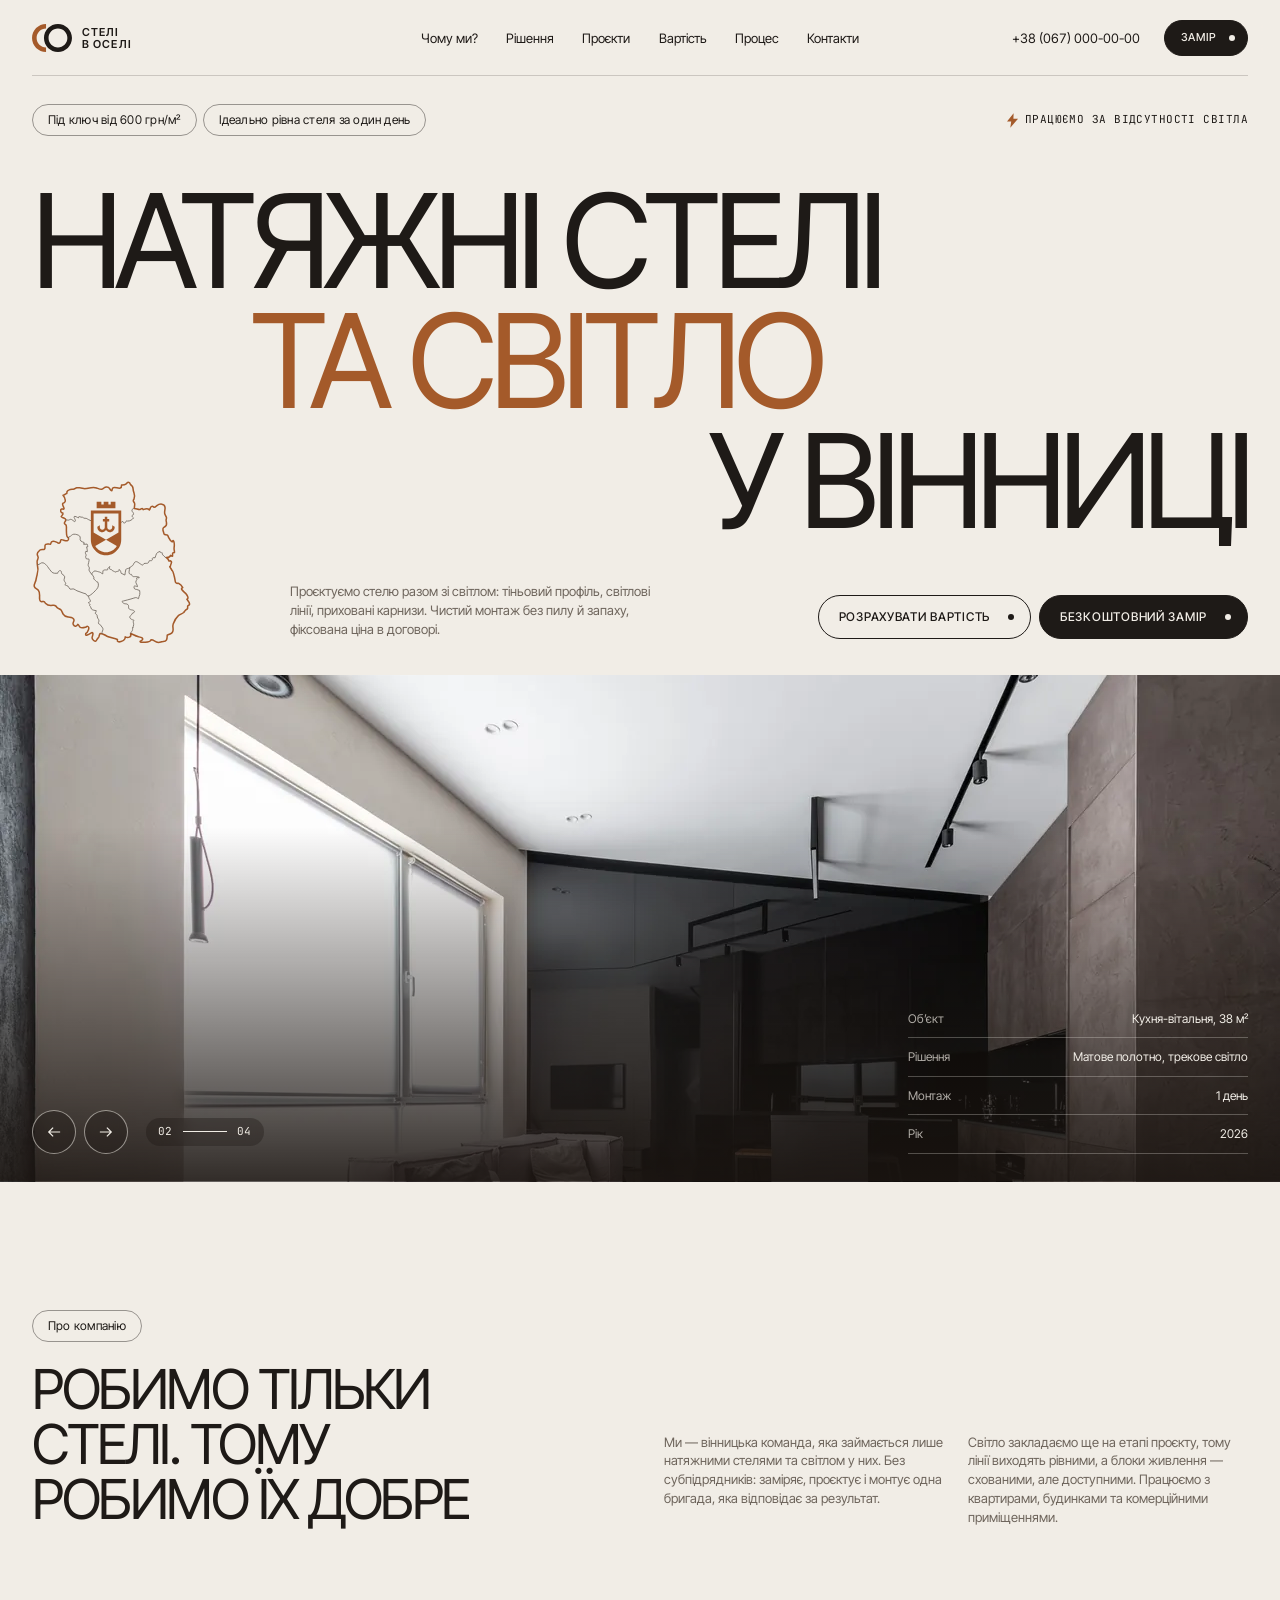
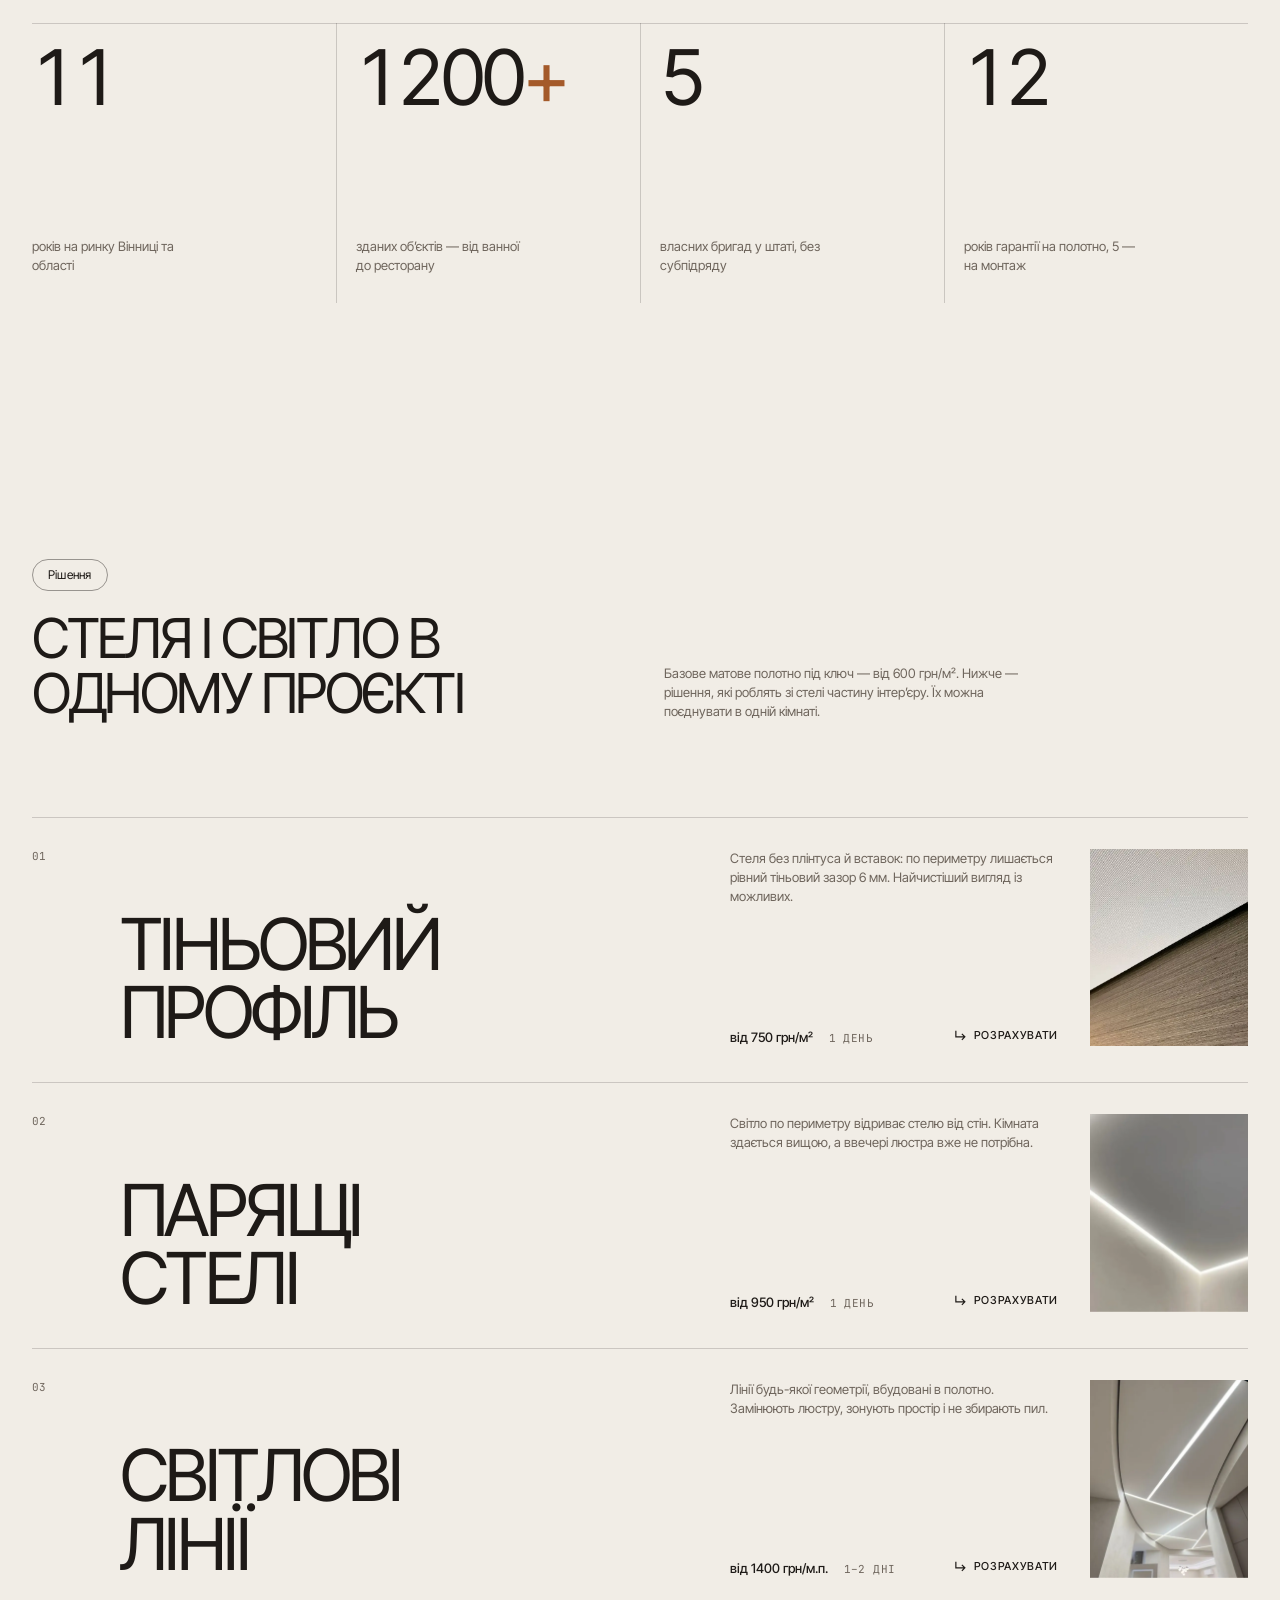
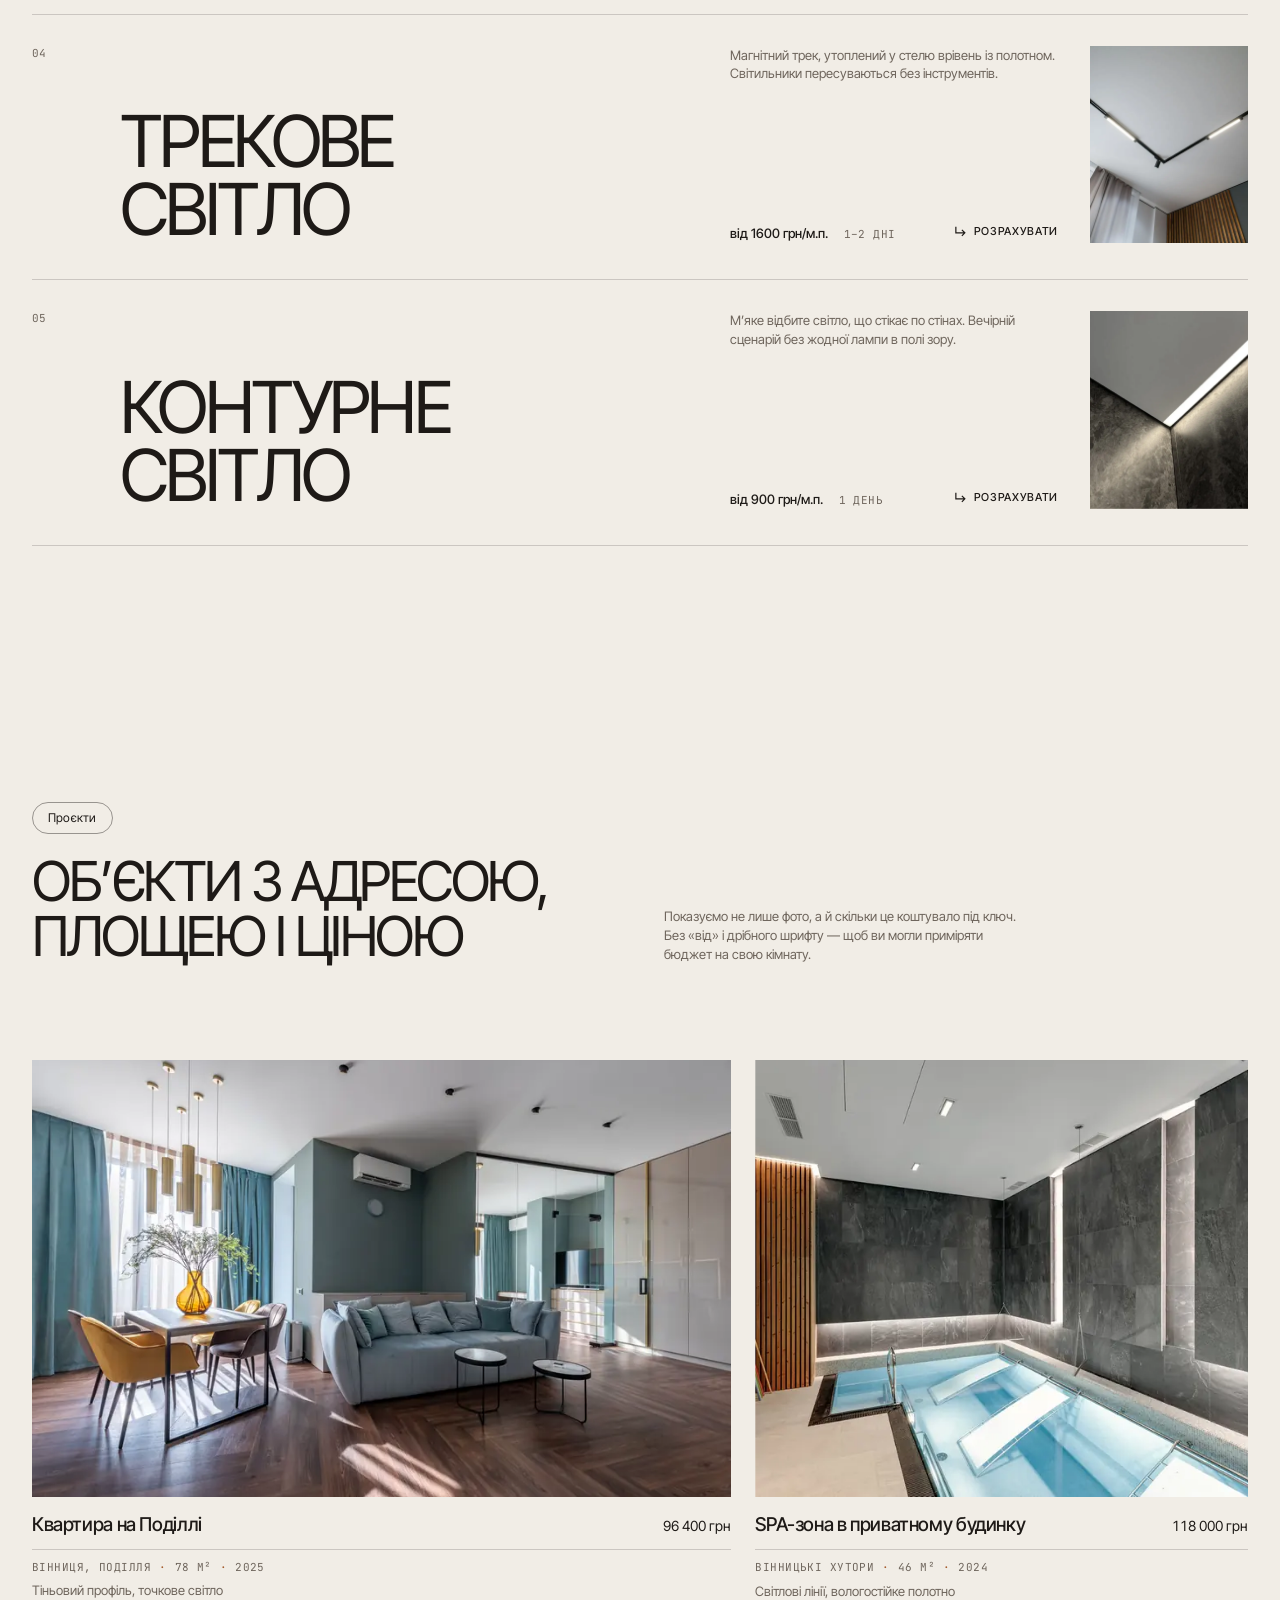
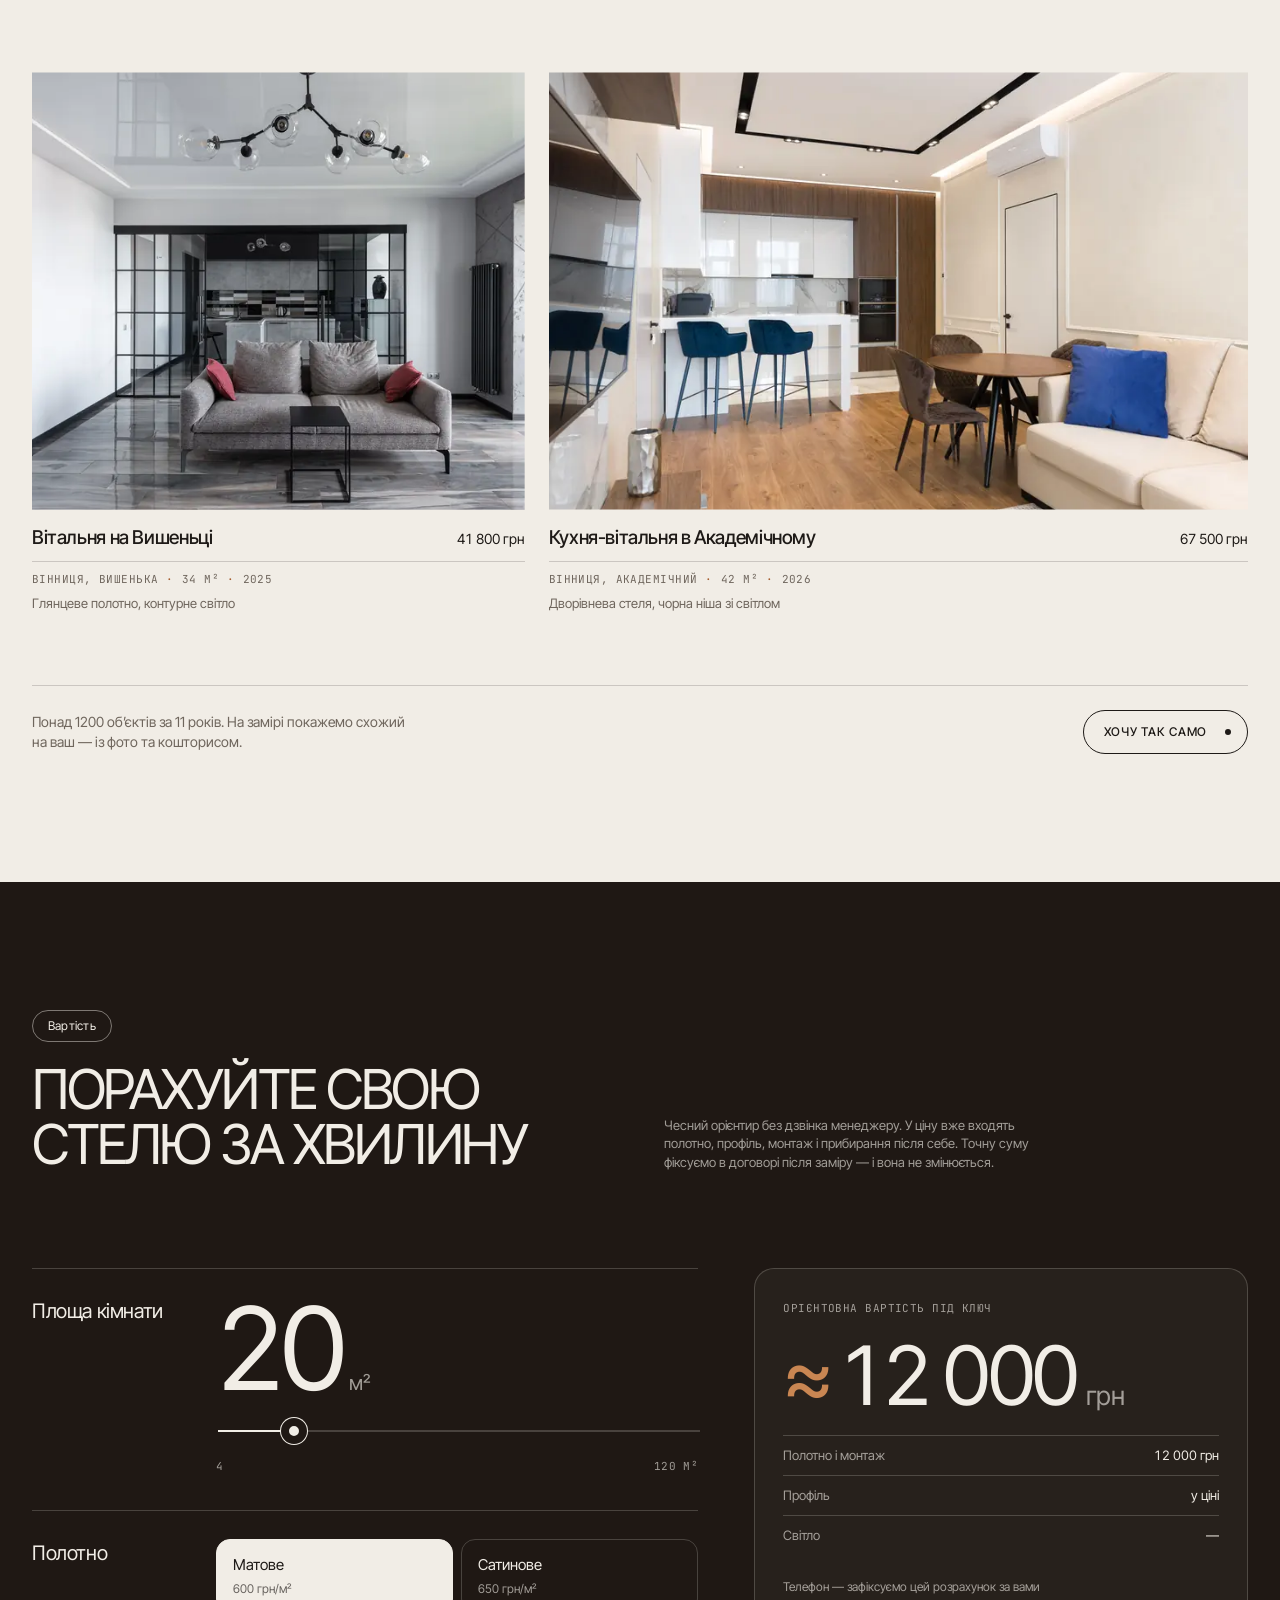
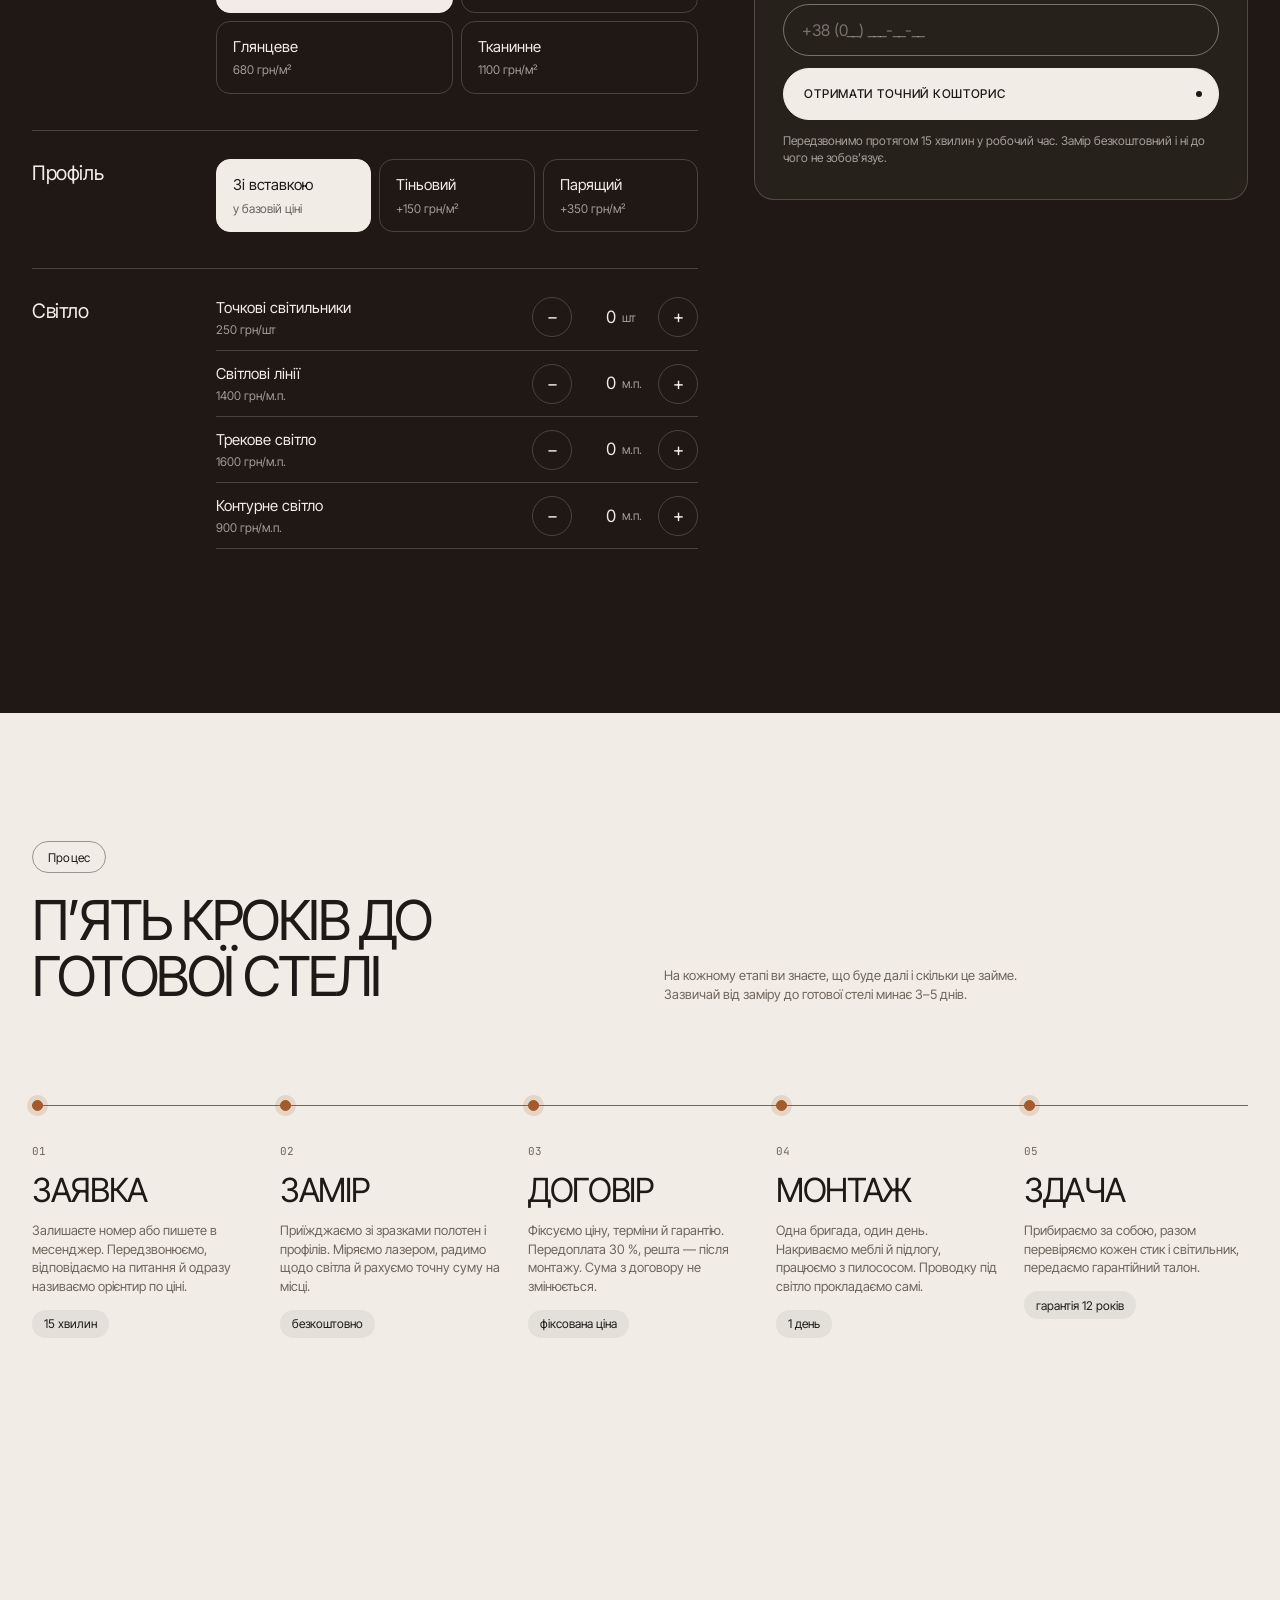
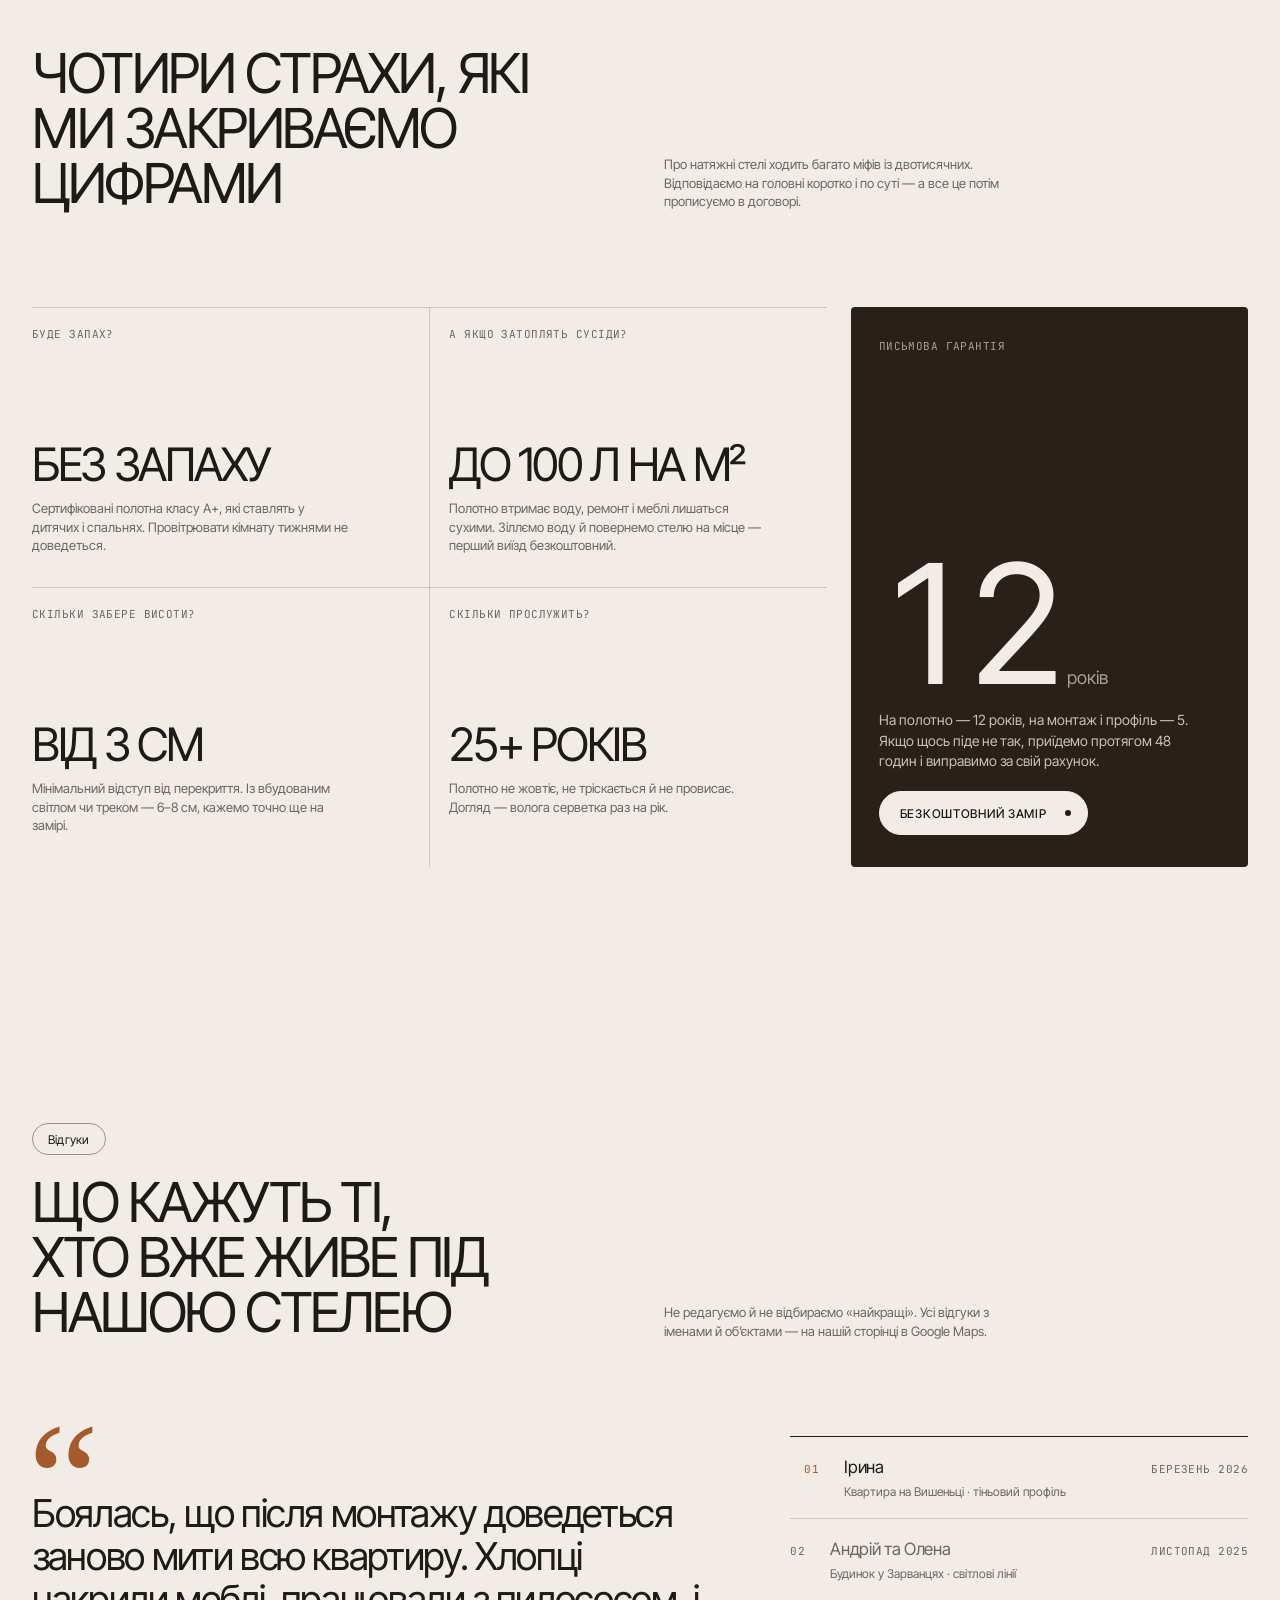
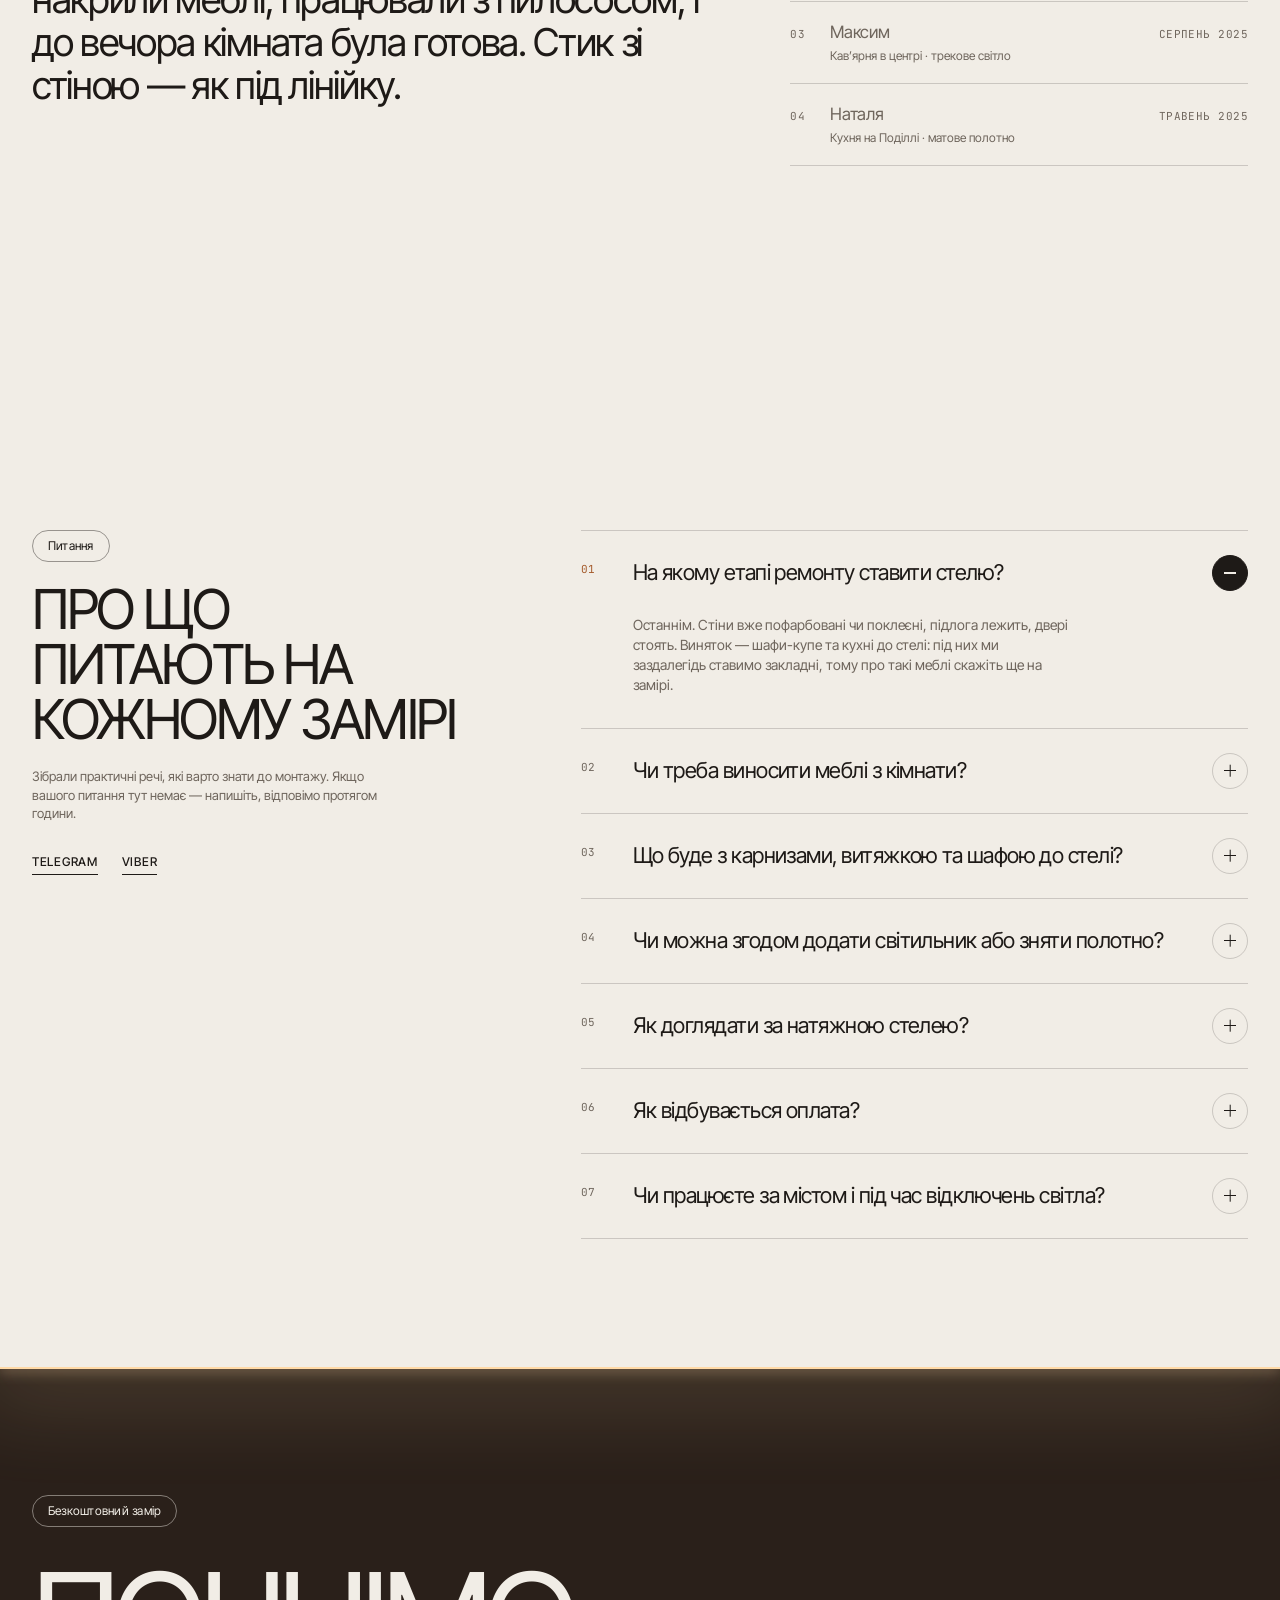
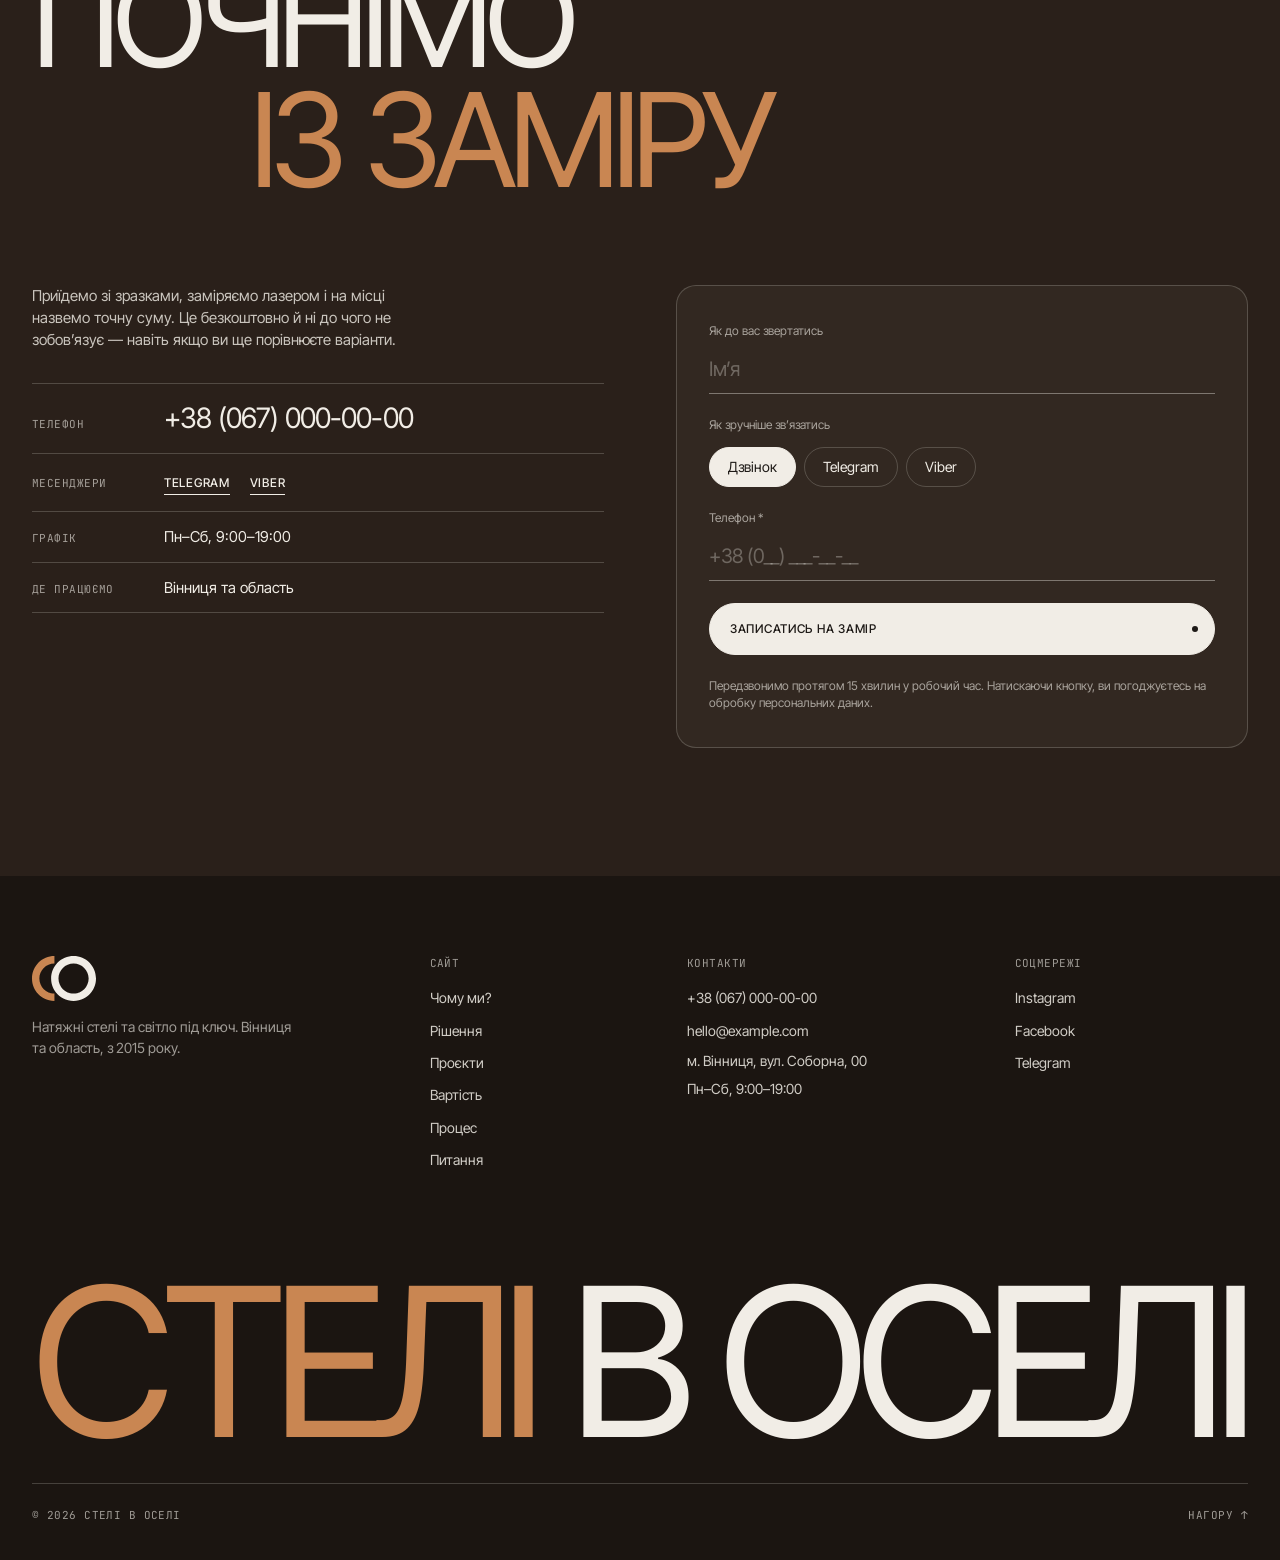
<file: index.html>
<!doctype html>
<html lang="uk">
<head>
  <meta charset="utf-8">
  <meta name="viewport" content="width=device-width, initial-scale=1">
  <title>Натяжні стелі у Вінниці зі світлом під ключ — Стелі в оселі</title>
  <meta name="description" content="Натяжні стелі у Вінниці та області: тіньовий профіль, світлові лінії, приховані карнизи. Монтаж за один день, фіксована ціна в договорі, гарантія. Безкоштовний замір.">
  <!-- ДЕМО: прибрати noindex перед запуском реального сайту -->
  <meta name="robots" content="noindex">
  <meta name="theme-color" content="#F1EDE6">
  <link rel="canonical" href="https://example.com/">

  <meta property="og:type" content="website">
  <meta property="og:locale" content="uk_UA">
  <meta property="og:title" content="Натяжні стелі та світло у Вінниці — Стелі в оселі">
  <meta property="og:description" content="Проєктуємо стелю разом зі світлом. Монтаж за один день, фіксована ціна, гарантія.">
  <meta property="og:image" content="https://example.com/images/og.jpg">
  <meta property="og:image:width" content="1200">
  <meta property="og:image:height" content="630">
  <meta name="twitter:card" content="summary_large_image">
  <meta property="og:url" content="https://example.com/">

  <link rel="icon" href="images/favicon.svg" type="image/svg+xml">

  <link rel="preconnect" href="https://fonts.googleapis.com">
  <link rel="preconnect" href="https://fonts.gstatic.com" crossorigin>
  <link href="https://fonts.googleapis.com/css2?family=Inter+Tight:wght@400;500;600&family=JetBrains+Mono:wght@400&display=swap" rel="stylesheet">

  <link rel="preload" as="image" href="images/hero/hero-1-1280.webp" imagesrcset="images/hero/hero-1-800.webp 800w, images/hero/hero-1-1280.webp 1280w, images/hero/hero-1-1920.webp 1920w" imagesizes="100vw">
  <link rel="stylesheet" href="assets/css/style.css">
  <noscript><link rel="stylesheet" href="assets/css/noscript.css"></noscript>

  <script type="application/ld+json">
  {
    "@context": "https://schema.org",
    "@type": "HomeAndConstructionBusiness",
    "name": "Стелі в оселі",
    "description": "Натяжні стелі та світло під ключ у Вінниці та області",
    "url": "https://example.com/",
    "telephone": "+380670000000",
    "areaServed": ["Вінниця", "Вінницька область"],
    "address": { "@type": "PostalAddress", "addressLocality": "Вінниця", "addressCountry": "UA" },
    "geo": { "@type": "GeoCoordinates", "latitude": 49.2331, "longitude": 28.4682 },
    "openingHours": "Mo-Sa 09:00-19:00",
    "priceRange": "₴₴"
  }
  </script>
</head>
<body>
  <a class="skip" href="#main">Перейти до змісту</a>

  <!-- ============ HEADER ============ -->
  <header class="header" id="header">
    <div class="header__bar container">
      <a class="logo" href="#top" aria-label="Стелі в оселі — на початок">
        <svg class="logo__mark" viewBox="0 0 174 122" aria-hidden="true" focusable="false">
          <path class="logo__c" d="M61 20C38.4 20 20 38.4 20 61C20 83.6 38.4 102 61 102V122C27.3 122 0 94.7 0 61C0 27.3 27.3 0 61 0V20Z"/>
          <path class="logo__o" d="M154 61C154 38.3563 135.644 20 113 20C90.3563 20 72 38.3563 72 61C72 83.6437 90.3563 102 113 102V122C79.3106 122 52 94.6894 52 61C52 27.3106 79.3106 0 113 0C146.689 0 174 27.3106 174 61C174 94.6894 146.689 122 113 122V102C135.644 102 154 83.6437 154 61Z"/>
        </svg>
        <span class="logo__name">Стелі<br>в оселі</span>
      </a>

      <nav class="nav" aria-label="Основна навігація">
        <ul class="nav__list" id="nav-list">
          <li><a class="nav__link" href="#about">Чому ми?</a></li>
          <li><a class="nav__link" href="#solutions">Рішення</a></li>
          <li><a class="nav__link" href="#projects">Проєкти</a></li>
          <li><a class="nav__link" href="#price">Вартість</a></li>
          <li><a class="nav__link" href="#process">Процес</a></li>
          <li><a class="nav__link" href="#contact">Контакти</a></li>
        </ul>
      </nav>

      <div class="header__side">
        <a class="header__phone" id="header-phone" href="tel:+380670000000">+38 (067) 000-00-00</a>
        <a class="btn btn--dark btn--sm" id="header-cta" href="#contact"><span class="btn__text">Замір</span><span class="btn__dot" aria-hidden="true"></span></a>
        <button class="burger" id="burger" type="button" aria-expanded="false" aria-controls="menu" aria-label="Відкрити меню">
          <span></span><span></span>
        </button>
      </div>
    </div>
  </header>

  <!-- Мобільне меню -->
  <div class="menu" id="menu" hidden>
    <nav class="menu__nav container" aria-label="Мобільна навігація">
      <ul class="menu__list" id="menu-list">
        <li><a class="menu__link" href="#about"><span class="menu__num">01</span>Чому ми?</a></li>
        <li><a class="menu__link" href="#solutions"><span class="menu__num">02</span>Рішення</a></li>
        <li><a class="menu__link" href="#projects"><span class="menu__num">03</span>Проєкти</a></li>
        <li><a class="menu__link" href="#price"><span class="menu__num">04</span>Вартість</a></li>
        <li><a class="menu__link" href="#process"><span class="menu__num">05</span>Процес</a></li>
        <li><a class="menu__link" href="#contact"><span class="menu__num">06</span>Контакти</a></li>
      </ul>
      <div class="menu__foot">
        <a class="menu__phone" id="menu-phone" href="tel:+380670000000">+38 (067) 000-00-00</a>
        <span class="mono" id="menu-schedule">Пн–Сб, 9:00–19:00</span>
      </div>
    </nav>
  </div>

  <main id="main">
    <!-- ============ HERO ============ -->
    <section class="hero" id="top" aria-labelledby="hero-title">
      <div class="container">
        <div class="hero__top">
          <div class="hero__tags">
            <span class="pill" id="hero-tag1">Під ключ від 600 грн/м²</span>
            <span class="pill" id="hero-tag2">Ідеально рівна стеля за один день</span>
          </div>
          <span class="mono hero__note">
            <svg class="hero__bolt" viewBox="0 0 12 16" width="11" height="15" aria-hidden="true" focusable="false"><path d="M7.2 0 0 9.2h4.6L3.6 16 12 6.2H7z"/></svg>
            <span id="hero-note">Працюємо за відсутності світла</span>
          </span>
        </div>

        <h1 class="hero__title" id="hero-title">
          <span class="line line--1"><span class="line__in" id="hero-line1">Натяжні стелі</span></span>
          <span class="line line--2"><span class="line__in" id="hero-line2">та світло</span></span>
          <span class="line line--3"><span class="line__in" id="hero-line3">у Вінниці</span></span>
        </h1>

        <div class="hero__row">
          <svg class="hero__map" viewBox="-4 -4 463 477" aria-hidden="true" focusable="false">
            <path class="map__outline" pathLength="1" d="M95.6 36.5C98.4 34.2 96.1 32.3 97.4 29.7C99.2 26.2 100.0 26.3 103.6 24.6C108.6 22.1 112.7 23.7 117.9 22.3C120.8 21.5 122.4 19.2 125.3 18.5C127.8 17.9 131.4 18.4 134.0 18.5C140.2 18.7 145.4 21.8 151.4 20.9C161.9 19.3 172.9 15.9 183.0 19.1C187.3 20.5 194.8 24.3 199.2 22.4C205.2 19.8 204.4 15.7 212.2 16.0C220.7 16.3 218.5 19.4 223.4 24.7C229.7 31.5 226.1 22.8 229.8 19.3C236.1 13.3 256.6 28.6 255.1 10.5C260.0 10.3 263.6 10.8 267.6 8.1C272.0 5.1 272.1 -0.0 277.5 3.5C279.7 4.9 279.7 7.4 281.1 9.2C282.6 11.2 285.1 12.6 286.6 14.8C289.1 18.6 288.2 23.1 289.3 27.2C292.0 37.1 295.6 40.2 291.2 50.8C290.1 53.5 288.9 53.7 289.2 56.4C289.3 58.6 292.3 61.5 292.9 63.8C294.3 69.1 291.6 73.3 292.3 78.6C297.7 78.4 303.4 82.2 308.3 81.3C312.6 80.5 314.3 75.2 317.7 81.7C325.5 78.8 329.7 76.4 335.7 82.5C339.2 79.4 337.3 72.2 343.9 72.0C346.9 71.9 348.0 74.9 350.0 74.9C353.6 74.9 354.7 72.0 357.3 70.0C365.1 64.1 380.2 62.8 381.1 76.2C381.4 81.1 379.3 86.3 379.8 91.7C380.3 96.9 383.6 99.3 384.9 104.0C385.8 107.1 384.4 108.6 384.1 111.6C383.8 114.9 384.7 115.9 385.2 119.1C386.4 125.8 385.5 127.9 380.3 131.3C376.1 134.0 373.6 133.9 374.9 140.8C375.4 143.1 376.6 146.4 377.3 148.9C378.5 153.1 376.5 152.0 380.4 153.8C383.1 155.1 385.1 153.4 387.9 155.7C390.1 157.5 390.0 159.7 391.1 161.9C393.6 167.0 396.4 172.0 401.6 175.0C405.7 163.3 408.2 181.1 407.9 185.0C407.6 188.4 407.1 191.5 407.1 194.8C407.1 198.3 408.7 202.0 408.2 205.9C399.9 206.1 403.6 210.0 402.7 216.4C400.6 216.4 398.3 215.3 396.7 214.1C395.8 221.0 390.3 220.3 384.2 220.3C386.3 222.2 388.5 223.6 390.4 225.8C391.1 226.6 391.0 229.5 392.2 230.2C393.4 231.1 395.8 229.4 397.2 230.1C403.9 233.8 396.8 238.4 396.5 245.6C395.4 246.0 395.3 246.5 394.6 246.9C396.4 250.8 399.7 253.6 401.0 258.0C404.4 258.6 405.8 268.9 407.0 272.2C408.7 277.0 409.2 282.1 410.2 287.2C410.9 290.5 410.4 291.8 413.3 294.1C415.9 296.2 418.4 294.4 420.8 295.3C425.8 297.3 429.7 302.5 432.3 307.6C421.3 309.5 438.5 321.7 440.4 324.0C443.9 328.2 451.9 338.3 444.2 341.2C446.5 344.3 453.0 351.6 451.8 356.1C451.0 359.3 448.2 357.8 446.8 360.4C445.5 362.8 447.5 366.1 445.8 368.7C444.9 370.1 440.9 372.1 439.5 373.5C437.8 375.3 436.5 378.0 434.9 379.6C430.4 383.8 424.2 384.5 419.6 388.5C411.8 395.2 408.1 403.3 404.6 412.6C400.2 424.4 411.5 435.0 397.2 441.0C393.9 442.4 390.4 443.3 387.3 445.0C387.1 449.7 387.5 455.1 384.9 459.2C381.6 464.3 376.5 462.8 371.2 464.3C365.0 466.0 362.0 467.5 356.1 464.9C350.8 462.6 346.4 457.9 340.2 458.6C338.4 465.4 327.7 465.1 322.1 465.4C319.6 465.5 313.8 466.4 311.5 465.4C304.8 462.4 311.5 462.2 314.0 459.8C321.7 452.4 308.2 450.9 302.2 449.1C294.9 446.9 288.9 443.2 281.3 440.1C285.3 452.0 273.2 453.4 265.7 449.9C267.1 462.9 238.9 470.9 243.2 457.4C234.6 454.2 225.1 452.8 216.6 449.7C208.3 446.6 202.7 439.5 193.1 440.0C190.7 442.5 191.0 446.1 189.8 449.1C188.6 451.8 186.6 453.7 184.9 456.1C183.6 457.9 181.5 462.1 179.8 462.3C176.9 462.7 171.8 457.8 170.6 455.5C168.4 451.3 170.8 449.4 171.4 446.3C171.9 443.8 174.3 438.8 169.4 437.5C168.4 437.3 148.2 453.2 151.5 440.0C157.7 437.7 164.6 421.5 157.1 419.6C153.9 418.7 153.0 421.5 150.5 422.1C147.4 422.9 140.6 424.0 137.4 423.2C133.0 422.0 135.5 422.4 133.0 419.3C131.2 417.1 131.3 415.2 128.6 413.9C125.4 419.6 119.4 421.4 115.4 414.5C111.9 408.4 119.6 405.5 117.3 399.6C114.7 392.7 106.9 393.8 101.2 392.6C93.7 391.1 89.6 390.5 86.1 384.0C83.8 379.8 82.1 374.4 78.8 371.0C76.5 368.8 73.3 368.4 70.7 366.7C67.9 364.9 67.3 363.2 65.1 361.1C60.4 356.7 57.7 359.2 50.9 359.2C44.3 359.3 39.3 357.3 34.7 352.6C32.9 350.7 33.4 348.3 29.6 347.4C26.3 346.6 24.7 349.8 21.2 347.4C16.1 344.1 18.0 335.9 18.0 330.7C18.0 324.9 18.1 319.7 14.3 315.2C10.6 310.9 4.2 310.1 2.6 304.1C1.0 298.2 6.1 291.8 7.3 286.1C8.4 280.8 9.0 276.1 10.7 270.9C14.2 260.0 14.1 249.4 11.1 238.3C9.3 231.4 9.7 231.0 13.0 224.6C16.4 217.7 11.0 216.7 11.1 210.3C11.2 206.7 16.4 200.9 19.2 198.6C23.3 195.4 29.5 198.3 32.2 195.9C36.4 192.1 30.0 185.8 35.8 182.4C38.6 180.7 41.8 181.5 44.8 181.3C46.1 181.2 48.2 182.6 49.6 181.6C51.5 180.3 49.8 179.3 50.9 178.0C53.1 175.4 50.6 175.1 55.2 173.7C58.4 172.7 60.3 173.2 63.3 174.3C65.7 175.2 67.8 176.7 70.1 177.5C75.0 179.4 73.9 180.5 77.1 176.9C78.4 175.3 78.5 169.7 80.2 168.8C82.4 167.6 87.8 170.3 90.0 171.0C96.3 173.1 103.3 173.0 101.7 163.2C94.5 161.8 96.0 148.6 95.6 143.3C95.2 139.6 95.9 135.8 95.6 132.1C95.3 129.7 95.5 128.5 94.5 126.5C93.4 124.5 90.3 124.0 89.8 121.5C88.8 117.3 93.3 116.6 93.7 112.2C94.2 107.0 90.2 107.0 85.8 105.3C72.3 100.0 88.5 100.5 85.4 91.8C78.6 92.1 76.8 82.3 81.4 80.0C83.8 78.7 87.0 82.4 88.8 78.8C89.7 76.9 86.1 72.3 85.6 70.7C85.3 69.7 84.3 66.1 84.5 65.2C85.5 61.7 85.4 64.6 87.7 62.5C90.9 59.4 92.9 60.7 92.4 55.0C92.1 50.7 88.6 43.4 85.7 40.3C90.5 40.1 93.2 35.3 97.4 34.0"/>
            <path class="map__inner" pathLength="1" d="M94.3 111.3C96.7 111.0 99.0 112.4 100.8 112.3C104.0 112.1 103.8 110.6 106.9 109.9C111.8 108.7 117.7 116.8 119.4 116.4C125.5 114.8 116.5 104.7 117.6 102.5C119.5 98.3 127.7 105.0 130.6 105.6C130.6 99.4 134.2 102.6 138.0 103.5C139.3 103.8 141.4 103.4 142.7 103.8C144.3 104.4 145.0 106.1 146.4 106.6C148.4 107.2 150.8 106.4 152.9 107.0C155.0 107.6 157.0 109.4 159.0 110.4C164.1 112.8 170.6 115.9 176.1 116.9C170.0 116.9 173.9 120.6 175.8 122.0C179.5 124.8 182.1 126.9 184.6 130.8C185.4 132.1 186.0 133.9 187.3 134.7C190.5 136.6 188.9 135.1 191.1 133.6C191.7 133.2 191.9 131.7 192.5 131.3C193.2 130.7 195.4 131.3 195.8 130.9C197.4 129.1 196.1 128.3 197.2 126.2C199.3 122.0 203.0 124.1 205.7 127.1C206.8 128.4 207.5 131.9 208.7 132.7C211.5 134.7 212.0 131.5 214.4 132.2C216.1 132.7 216.3 135.2 217.5 136.4C220.6 139.3 219.4 137.3 222.8 137.5C226.3 137.6 230.0 137.9 232.9 140.6C234.1 135.1 235.3 132.7 230.7 128.5C225.9 124.1 222.6 122.3 229.7 119.2C234.2 117.2 237.4 116.6 242.8 117.4C248.4 118.1 254.6 121.7 258.1 115.2C259.4 119.7 262.9 122.4 266.9 118.6C268.0 117.6 268.1 115.1 269.0 114.5C271.4 113.0 271.0 114.9 273.0 114.9C279.4 115.0 286.1 111.0 289.9 105.7C288.2 103.8 284.1 102.0 285.7 98.7C287.0 96.0 291.1 98.5 289.8 92.7C289.0 89.1 284.6 87.6 285.2 83.4C285.7 79.5 289.5 79.7 291.2 76.8M99.9 163.4C101.1 160.6 104.6 160.6 106.9 159.1C109.2 157.6 110.5 155.4 112.9 154.1C118.1 151.4 125.1 153.5 130.0 155.6C132.8 156.8 134.3 158.3 135.2 160.7C136.2 163.7 135.1 165.0 135.3 168.5C135.7 176.1 148.4 174.7 148.2 179.2C146.7 179.4 145.5 180.4 144.5 181.1C147.1 183.2 152.3 182.0 155.2 181.2C156.3 183.8 157.6 186.4 157.5 189.4C156.5 189.2 155.0 189.8 153.9 189.6C155.7 193.3 155.9 199.2 156.1 203.4C154.7 203.2 153.1 202.9 151.6 202.6C150.6 204.2 150.3 206.2 150.6 208.1C150.9 210.0 153.0 211.8 153.0 213.2C153.0 214.3 151.2 216.1 151.1 217.9C151.1 218.8 152.0 223.1 152.6 223.5C156.6 226.5 161.6 221.0 161.3 228.2C161.2 231.9 158.7 237.1 158.6 240.7C158.4 243.6 158.6 243.2 159.6 245.7C160.2 247.1 162.1 249.2 162.2 250.6C162.4 253.0 160.8 253.6 160.9 256.1C160.9 257.8 162.5 260.0 163.3 261.5C166.2 266.8 173.8 272.2 174.9 278.3C175.0 278.6 175.9 279.8 176.1 280.2C175.4 280.4 174.4 281.4 173.9 281.5C178.0 283.6 181.8 291.8 185.9 291.0C190.4 298.0 188.0 307.0 182.8 312.5C177.4 318.0 172.8 323.7 165.4 328.6C162.4 330.6 158.1 332.8 155.4 330.5C154.1 329.5 153.8 326.9 152.5 325.9C151.0 324.6 148.1 324.7 146.4 324.0C139.7 321.5 132.9 319.2 126.1 316.6C123.0 315.4 120.3 312.6 117.1 311.5C113.4 310.3 109.2 313.1 105.9 311.6C103.1 310.2 103.2 305.6 100.4 303.4C97.7 301.4 93.6 301.3 91.0 298.9C96.9 295.4 90.7 291.4 89.3 287.7C86.8 281.5 94.0 277.6 88.7 272.5C86.8 270.5 83.8 269.8 82.2 267.4C80.6 265.2 81.9 262.7 80.7 260.6C77.4 254.5 70.7 261.2 70.5 265.7C63.9 266.1 57.5 266.9 52.8 262.0C48.1 257.1 44.8 251.5 40.8 246.2C37.8 242.2 33.1 237.2 28.2 235.7C21.6 233.6 18.4 241.7 11.9 241.1M199.0 441.3C196.4 435.2 203.5 431.1 200.9 425.0C199.9 422.6 197.7 420.6 196.1 418.5C195.2 417.3 194.6 415.8 193.5 414.7C192.3 413.5 189.7 413.2 188.8 411.9C186.8 408.9 189.2 407.4 189.6 404.4C190.1 400.6 187.9 398.8 186.1 395.7C184.3 392.5 185.3 392.2 184.6 388.7C183.9 385.2 180.8 383.4 178.1 381.4C181.6 379.9 181.3 376.8 181.8 373.9C178.4 373.9 170.2 372.2 168.3 369.6C167.1 367.9 166.4 364.4 165.1 362.3C164.3 361.1 163.1 360.9 162.7 359.4C162.3 357.6 164.6 357.8 163.7 355.5C163.0 353.8 158.6 353.2 159.6 350.5C160.2 348.6 164.3 349.7 165.1 347.3C165.9 344.7 162.8 341.5 161.7 339.4C160.4 336.7 160.0 334.4 159.5 331.5M383.8 221.1C381.0 219.3 374.4 213.6 373.1 210.5C372.7 209.7 373.7 207.3 373.1 206.7C371.3 204.8 372.0 207.1 369.9 206.1C368.2 205.3 366.5 206.7 366.5 202.6C362.8 204.4 358.8 205.2 356.4 208.9C353.9 212.7 354.3 217.1 352.1 221.1C350.6 221.1 346.9 220.4 345.7 221.1C341.8 223.3 347.4 227.5 341.5 229.5C339.6 230.2 336.6 228.6 335.0 230.0C334.0 230.9 334.4 233.7 333.1 235.0C329.0 239.2 324.3 235.9 320.0 237.9C318.4 238.6 317.4 242.3 316.2 242.5C315.4 242.6 311.2 239.9 310.3 239.3C303.8 235.6 297.1 227.0 291.3 236.6C288.7 241.0 289.4 242.8 284.7 245.4C281.7 247.1 278.8 250.0 275.8 251.4C272.6 252.9 269.3 251.5 267.4 255.5C265.3 259.8 266.7 266.4 264.8 271.1C261.7 267.9 256.4 268.5 253.9 265.8C253.3 265.2 253.0 261.4 252.5 260.3C251.7 258.8 249.7 255.9 248.3 254.8C250.2 261.8 239.5 259.6 236.2 263.0C235.6 259.2 227.6 260.3 226.0 255.2C223.8 254.3 221.0 254.9 220.0 252.8C219.5 251.8 221.0 247.8 220.9 246.2C220.2 247.7 216.8 249.7 215.4 251.9C214.6 253.3 216.1 254.9 214.4 256.1C213.6 256.7 210.4 256.0 209.3 256.1C206.5 256.3 202.7 256.2 201.4 258.8C200.4 260.8 201.3 265.4 200.8 267.6C198.2 267.2 197.0 265.2 194.8 263.9C192.5 262.5 190.4 262.1 188.5 261.6C184.8 260.9 179.2 258.1 175.3 259.8M169.3 270.0C167.3 266.7 173.0 262.7 174.8 260.2M281.9 440.8C281.4 436.7 285.3 434.4 286.7 431.0C287.8 428.3 286.1 423.2 288.9 421.8M279.1 249.1C278.0 252.4 277.8 256.7 277.1 260.1C276.4 263.8 276.7 267.1 280.0 269.1C280.9 269.7 282.8 268.5 283.8 269.2C284.7 269.8 284.3 271.2 285.0 271.9C286.9 273.8 286.3 274.9 289.4 275.6C291.2 276.0 294.1 275.2 296.2 275.5C299.4 275.9 302.7 276.8 306.1 277.1C306.2 277.8 306.2 278.6 306.0 279.3C303.6 279.7 300.1 277.1 298.6 279.8C298.1 280.7 299.9 283.1 299.6 284.5C299.3 285.9 297.2 287.0 296.9 288.2C294.8 294.8 301.4 299.1 301.4 304.4C297.2 304.0 288.5 299.1 291.7 308.7C293.0 312.8 295.2 312.0 299.0 312.8C302.0 313.5 304.4 314.7 307.4 315.7C307.4 320.0 309.0 323.5 307.8 327.7C306.7 331.8 304.6 335.0 304.2 339.3C300.0 338.2 299.8 335.7 294.9 336.5C290.7 337.2 286.7 339.5 282.4 340.3C275.2 341.7 268.7 344.5 261.4 345.9C258.9 346.4 257.3 344.9 257.2 348.2C257.1 350.5 259.8 351.8 261.4 352.9C265.7 355.7 269.3 352.9 273.4 356.6C277.3 360.2 274.1 362.7 275.9 367.2C277.8 371.6 283.2 371.5 287.0 372.4C290.8 373.4 295.2 375.8 290.7 379.9C289.0 381.5 287.4 380.4 285.5 382.7C284.4 383.9 284.5 385.8 283.4 387.0C280.7 390.1 277.1 389.9 279.5 394.9C281.4 398.7 286.3 400.7 290.3 401.3M287.0 425.0C288.7 422.6 290.1 416.8 290.2 413.8C290.5 408.6 286.8 406.9 291.2 401.7"/>
            <g class="map__crest">
              <path class="map__crest-a" fill-rule="evenodd" d="M223.8 59.3H237.4V78.1H183.1V59.3H196.7V67.0H203.4V59.3H217.1V67.0H223.8V59.3ZM166.3 169.1V84.6H254.2V169.1C254.2 185.0 245.9 199.7 232.2 207.7C218.6 215.6 201.8 215.6 188.2 207.7C174.6 199.7 166.2 185.0 166.3 169.1Z"/>
              <path class="map__crest-b" fill-rule="evenodd" d="M174.3 92.7V148.2L179.1 151.1L210.3 169.2L179.1 187.3C185.5 198.5 197.4 205.4 210.2 205.4C223.1 205.4 235.0 198.5 241.4 187.3L210.2 169.1L241.4 151.0L246.2 148.2V92.7H174.3ZM221.0 147.1C228.9 147.0 235.3 140.6 235.3 132.6V131.0L228.1 127.0V132.9C228.1 136.9 224.9 140.2 221.0 140.2C217.0 140.2 213.8 136.9 213.8 132.9V116.0H219.4V109.2H213.8V102.2H206.6V109.2H201.1V116.0H206.6V132.9C206.6 136.9 203.4 140.2 199.5 140.2C195.5 140.2 192.3 136.9 192.3 132.9V127.0L185.1 131.0V132.6C185.1 140.6 191.5 147.0 199.4 147.1C203.8 147.2 208.0 144.8 210.2 141.0C212.5 144.8 216.6 147.2 221.0 147.1Z"/>
            </g>
          </svg>
          <p class="hero__text" id="hero-text">Проєктуємо стелю разом зі світлом: тіньовий профіль, світлові лінії, приховані карнизи. Чистий монтаж без пилу й запаху, фіксована ціна в договорі.</p>
          <div class="hero__actions">
            <a class="btn" id="hero-cta2" href="#price"><span class="btn__text">Розрахувати вартість</span><span class="btn__dot" aria-hidden="true"></span></a>
            <a class="btn btn--dark" id="hero-cta1" href="#contact"><span class="btn__text">Безкоштовний замір</span><span class="btn__dot" aria-hidden="true"></span></a>
          </div>
        </div>
      </div>

      <figure class="hero__media" id="hero-media" aria-roledescription="карусель" aria-label="Наші обʼєкти">
        <div class="hero__frame has-img" id="hero-frame">
          <ul class="hero__slides" id="hero-slides">
            <li class="hslide is-active">
              <img class="hero__img" src="images/hero/hero-1-1280.webp" srcset="images/hero/hero-1-800.webp 800w, images/hero/hero-1-1280.webp 1280w, images/hero/hero-1-1920.webp 1920w" sizes="100vw" width="1920" height="1281" fetchpriority="high" decoding="async" alt="Кухня-студія з дворівневою натяжною стелею та контурним підсвічуванням">
            </li>
            <li class="hslide" aria-hidden="true">
              <img class="hero__img" src="[data-uri]" data-src="images/hero/hero-2-1280.webp" data-srcset="images/hero/hero-2-800.webp 800w, images/hero/hero-2-1280.webp 1280w, images/hero/hero-2-1920.webp 1920w" sizes="100vw" width="1920" height="1281" loading="lazy" fetchpriority="low" decoding="async" alt="Кухня-вітальня з матовою натяжною стелею та чорним трековим світлом">
            </li>
            <li class="hslide" aria-hidden="true">
              <img class="hero__img" src="[data-uri]" data-src="images/hero/hero-3-1280.webp" data-srcset="images/hero/hero-3-800.webp 800w, images/hero/hero-3-1280.webp 1280w, images/hero/hero-3-1920.webp 1920w" sizes="100vw" width="1920" height="1281" loading="lazy" fetchpriority="low" decoding="async" alt="Вітальня з парящим контуром світла на стелі">
            </li>
            <li class="hslide" aria-hidden="true">
              <img class="hero__img" src="[data-uri]" data-src="images/hero/hero-4-1280.webp" data-srcset="images/hero/hero-4-800.webp 800w, images/hero/hero-4-1280.webp 1280w, images/hero/hero-4-1920.webp 1920w" sizes="100vw" width="1920" height="1281" loading="lazy" fetchpriority="low" decoding="async" alt="Вітальня-їдальня з чорною світловою рамкою на натяжній стелі">
            </li>
          </ul>
          <div class="hero__ctrl container" id="hero-ctrl">
            <button class="hero__arrow" id="hero-prev" type="button" aria-label="Попереднє фото"><svg viewBox="0 0 16 16" width="14" height="14" aria-hidden="true" focusable="false"><path d="M15 8H2M7 3 2 8l5 5" fill="none" stroke="currentColor" stroke-width="1.4"/></svg></button>
            <button class="hero__arrow" id="hero-next" type="button" aria-label="Наступне фото"><svg viewBox="0 0 16 16" width="14" height="14" aria-hidden="true" focusable="false"><path d="M1 8h13M9 3l5 5-5 5" fill="none" stroke="currentColor" stroke-width="1.4"/></svg></button>
            <span class="hero__count mono" aria-hidden="true"><span id="hero-cur">01</span><span class="hero__bar"><i id="hero-bar"></i></span><span id="hero-total">04</span></span>
          </div>
        </div>
        <figcaption class="hero__meta container">
          <div class="hero__metas" id="hero-metas">
            <dl class="meta is-active"><div class="meta__row"><dt>Обʼєкт</dt><dd>Кухня-студія, 46 м²</dd></div><div class="meta__row"><dt>Рішення</dt><dd>Дворівнева стеля, контурне світло</dd></div><div class="meta__row"><dt>Монтаж</dt><dd>2 дні</dd></div><div class="meta__row"><dt>Рік</dt><dd>2025</dd></div></dl>
            <dl class="meta" aria-hidden="true"><div class="meta__row"><dt>Обʼєкт</dt><dd>Кухня-вітальня, 38 м²</dd></div><div class="meta__row"><dt>Рішення</dt><dd>Матове полотно, трекове світло</dd></div><div class="meta__row"><dt>Монтаж</dt><dd>1 день</dd></div><div class="meta__row"><dt>Рік</dt><dd>2026</dd></div></dl>
            <dl class="meta" aria-hidden="true"><div class="meta__row"><dt>Обʼєкт</dt><dd>Вітальня, 28 м²</dd></div><div class="meta__row"><dt>Рішення</dt><dd>Парящий контур, накладний світильник</dd></div><div class="meta__row"><dt>Монтаж</dt><dd>1 день</dd></div><div class="meta__row"><dt>Рік</dt><dd>2025</dd></div></dl>
            <dl class="meta" aria-hidden="true"><div class="meta__row"><dt>Обʼєкт</dt><dd>Вітальня-їдальня, 36 м²</dd></div><div class="meta__row"><dt>Рішення</dt><dd>Світлова рамка, точкове світло</dd></div><div class="meta__row"><dt>Монтаж</dt><dd>1 день</dd></div><div class="meta__row"><dt>Рік</dt><dd>2026</dd></div></dl>
          </div>
        </figcaption>
      </figure>
    </section>
    <!-- ============ ABOUT ============ -->
    <section class="section about" id="about" aria-labelledby="about-title">
      <div class="container">
        <div class="about__head">
          <div class="about__lead">
            <span class="pill" id="about-label" data-reveal>Про компанію</span>
            <h2 class="h2" id="about-title" data-reveal>Робимо тільки стелі. Тому робимо їх добре</h2>
          </div>
          <div class="about__text" data-reveal>
            <p id="about-text1">Ми — вінницька команда, яка займається лише натяжними стелями та світлом у них. Без субпідрядників: заміряє, проєктує і монтує одна бригада, яка відповідає за результат.</p>
            <p id="about-text2">Світло закладаємо ще на етапі проєкту, тому лінії виходять рівними, а блоки живлення — схованими, але доступними. Працюємо з квартирами, будинками та комерційними приміщеннями.</p>
          </div>
        </div>

        <ul class="stats" id="about-stats">
          <li class="stat" data-reveal><span class="stat__num"><span data-count="11">11</span></span><span class="stat__label">років на ринку Вінниці та області</span></li>
          <li class="stat" data-reveal><span class="stat__num"><span data-count="1200">1200</span><i>+</i></span><span class="stat__label">зданих обʼєктів — від ванної до ресторану</span></li>
          <li class="stat" data-reveal><span class="stat__num"><span data-count="5">5</span></span><span class="stat__label">власних бригад у штаті, без субпідряду</span></li>
          <li class="stat" data-reveal><span class="stat__num"><span data-count="12">12</span></span><span class="stat__label">років гарантії на полотно, 5 — на монтаж</span></li>
        </ul>
      </div>
    </section>
    <!-- ============ SOLUTIONS ============ -->
    <section class="section solutions" id="solutions" aria-labelledby="solutions-title">
      <div class="container">
        <div class="sec-head">
          <div class="sec-head__lead">
            <span class="pill" id="solutions-label" data-reveal>Рішення</span>
            <h2 class="h2" id="solutions-title" data-reveal>Стеля і світло в одному проєкті</h2>
          </div>
          <p class="sec-head__text" id="solutions-text" data-reveal>Базове матове полотно під ключ — від 600 грн/м². Нижче — рішення, які роблять зі стелі частину інтерʼєру. Їх можна поєднувати в одній кімнаті.</p>
        </div>

        <ul class="sol-list" id="solutions-list">
          <li class="sol" data-reveal>
            <a class="sol__link" href="#price">
              <span class="sol__num mono">01</span>
              <h3 class="sol__title"><span>Тіньовий</span> <span>профіль</span></h3>
              <div class="sol__body">
                <p class="sol__text">Стеля без плінтуса й вставок: по периметру лишається рівний тіньовий зазор 6 мм. Найчистіший вигляд із можливих.</p>
                <div class="sol__foot">
                  <span class="sol__price">від 750 грн/м²</span>
                  <span class="sol__term mono">1 день</span>
                  <span class="sol__go"><svg viewBox="0 0 14 14" width="12" height="12" aria-hidden="true" focusable="false"><path d="M1 1v7h10M8 4.5 11.5 8 8 11.5" fill="none" stroke="currentColor" stroke-width="1.4"/></svg>Розрахувати</span>
                </div>
              </div>
              <span class="sol__thumb"><img src="images/solutions/tinovyi-profil.webp" width="640" height="800" loading="lazy" decoding="async" alt="Натяжна стеля на тіньовому профілі, стик зі стіною"></span>
            </a>
          </li>
          <li class="sol" data-reveal>
            <a class="sol__link" href="#price">
              <span class="sol__num mono">02</span>
              <h3 class="sol__title"><span>Парящі</span> <span>стелі</span></h3>
              <div class="sol__body">
                <p class="sol__text">Світло по периметру відриває стелю від стін. Кімната здається вищою, а ввечері люстра вже не потрібна.</p>
                <div class="sol__foot">
                  <span class="sol__price">від 950 грн/м²</span>
                  <span class="sol__term mono">1 день</span>
                  <span class="sol__go"><svg viewBox="0 0 14 14" width="12" height="12" aria-hidden="true" focusable="false"><path d="M1 1v7h10M8 4.5 11.5 8 8 11.5" fill="none" stroke="currentColor" stroke-width="1.4"/></svg>Розрахувати</span>
                </div>
              </div>
              <span class="sol__thumb"><img src="images/solutions/paryashcha.webp" width="640" height="800" loading="lazy" decoding="async" alt="Парящая натяжна стеля з підсвіткою по периметру"></span>
            </a>
          </li>
          <li class="sol" data-reveal>
            <a class="sol__link" href="#price">
              <span class="sol__num mono">03</span>
              <h3 class="sol__title"><span>Світлові</span> <span>лінії</span></h3>
              <div class="sol__body">
                <p class="sol__text">Лінії будь-якої геометрії, вбудовані в полотно. Замінюють люстру, зонують простір і не збирають пил.</p>
                <div class="sol__foot">
                  <span class="sol__price">від 1400 грн/м.п.</span>
                  <span class="sol__term mono">1–2 дні</span>
                  <span class="sol__go"><svg viewBox="0 0 14 14" width="12" height="12" aria-hidden="true" focusable="false"><path d="M1 1v7h10M8 4.5 11.5 8 8 11.5" fill="none" stroke="currentColor" stroke-width="1.4"/></svg>Розрахувати</span>
                </div>
              </div>
              <span class="sol__thumb"><img src="images/solutions/svitlovi-linii.webp" width="640" height="800" loading="lazy" decoding="async" alt="Світлові лінії в натяжній стелі"></span>
            </a>
          </li>
          <li class="sol" data-reveal>
            <a class="sol__link" href="#price">
              <span class="sol__num mono">04</span>
              <h3 class="sol__title"><span>Трекове</span> <span>світло</span></h3>
              <div class="sol__body">
                <p class="sol__text">Магнітний трек, утоплений у стелю врівень із полотном. Світильники пересуваються без інструментів.</p>
                <div class="sol__foot">
                  <span class="sol__price">від 1600 грн/м.п.</span>
                  <span class="sol__term mono">1–2 дні</span>
                  <span class="sol__go"><svg viewBox="0 0 14 14" width="12" height="12" aria-hidden="true" focusable="false"><path d="M1 1v7h10M8 4.5 11.5 8 8 11.5" fill="none" stroke="currentColor" stroke-width="1.4"/></svg>Розрахувати</span>
                </div>
              </div>
              <span class="sol__thumb"><img src="images/solutions/trekove-svitlo.webp" width="640" height="800" loading="lazy" decoding="async" alt="Вбудований магнітний трек у натяжній стелі"></span>
            </a>
          </li>
          <li class="sol" data-reveal>
            <a class="sol__link" href="#price">
              <span class="sol__num mono">05</span>
              <h3 class="sol__title"><span>Контурне</span> <span>світло</span></h3>
              <div class="sol__body">
                <p class="sol__text">Мʼяке відбите світло, що стікає по стінах. Вечірній сценарій без жодної лампи в полі зору.</p>
                <div class="sol__foot">
                  <span class="sol__price">від 900 грн/м.п.</span>
                  <span class="sol__term mono">1 день</span>
                  <span class="sol__go"><svg viewBox="0 0 14 14" width="12" height="12" aria-hidden="true" focusable="false"><path d="M1 1v7h10M8 4.5 11.5 8 8 11.5" fill="none" stroke="currentColor" stroke-width="1.4"/></svg>Розрахувати</span>
                </div>
              </div>
              <span class="sol__thumb"><img src="images/solutions/konturne-svitlo.webp" width="640" height="800" loading="lazy" decoding="async" alt="Контурне підсвічування натяжної стелі"></span>
            </a>
          </li>
        </ul>
      </div>
    </section>
    <!-- ============ PROJECTS ============ -->
    <section class="section projects" id="projects" aria-labelledby="projects-title">
      <div class="container">
        <div class="sec-head">
          <div class="sec-head__lead">
            <span class="pill" id="projects-label" data-reveal>Проєкти</span>
            <h2 class="h2" id="projects-title" data-reveal>Обʼєкти з адресою, площею і ціною</h2>
          </div>
          <p class="sec-head__text" id="projects-text" data-reveal>Показуємо не лише фото, а й скільки це коштувало під ключ. Без «від» і дрібного шрифту — щоб ви могли приміряти бюджет на свою кімнату.</p>
        </div>

        <ul class="proj-grid" id="projects-list">
          <li class="proj" data-reveal>
            <figure class="proj__fig">
              <div class="proj__media"><img src="images/projects/podillia-800.webp" srcset="images/projects/podillia-800.webp 800w, images/projects/podillia-1400.webp 1400w" sizes="(min-width: 768px) 58vw, 100vw" width="1400" height="934" loading="lazy" decoding="async" alt="Вітальня з натяжною стелею на тіньовому профілі"></div>
              <figcaption class="proj__cap">
                <div class="proj__row">
                  <h3 class="proj__title">Квартира на Поділлі</h3>
                  <span class="proj__price">96 400 грн</span>
                </div>
                <p class="proj__meta mono"><span class="proj__place">Вінниця, Поділля</span><span class="proj__area">78 м²</span><span class="proj__year">2025</span></p>
                <p class="proj__sol">Тіньовий профіль, точкове світло</p>
              </figcaption>
            </figure>
          </li>
          <li class="proj" data-reveal>
            <figure class="proj__fig">
              <div class="proj__media"><img src="images/projects/spa-800.webp" srcset="images/projects/spa-800.webp 800w, images/projects/spa-1400.webp 1400w" sizes="(min-width: 768px) 58vw, 100vw" width="1400" height="934" loading="lazy" decoding="async" alt="SPA-зона з басейном і світловими лініями в натяжній стелі"></div>
              <figcaption class="proj__cap">
                <div class="proj__row">
                  <h3 class="proj__title">SPA-зона в приватному будинку</h3>
                  <span class="proj__price">118 000 грн</span>
                </div>
                <p class="proj__meta mono"><span class="proj__place">Вінницькі Хутори</span><span class="proj__area">46 м²</span><span class="proj__year">2024</span></p>
                <p class="proj__sol">Світлові лінії, вологостійке полотно</p>
              </figcaption>
            </figure>
          </li>
          <li class="proj" data-reveal>
            <figure class="proj__fig">
              <div class="proj__media"><img src="images/projects/vyshenka-800.webp" srcset="images/projects/vyshenka-800.webp 800w, images/projects/vyshenka-1400.webp 1400w" sizes="(min-width: 768px) 58vw, 100vw" width="1400" height="934" loading="lazy" decoding="async" alt="Вітальня з глянцевою натяжною стелею"></div>
              <figcaption class="proj__cap">
                <div class="proj__row">
                  <h3 class="proj__title">Вітальня на Вишеньці</h3>
                  <span class="proj__price">41 800 грн</span>
                </div>
                <p class="proj__meta mono"><span class="proj__place">Вінниця, Вишенька</span><span class="proj__area">34 м²</span><span class="proj__year">2025</span></p>
                <p class="proj__sol">Глянцеве полотно, контурне світло</p>
              </figcaption>
            </figure>
          </li>
          <li class="proj" data-reveal>
            <figure class="proj__fig">
              <div class="proj__media"><img src="images/projects/akademichnyi-800.webp" srcset="images/projects/akademichnyi-800.webp 800w, images/projects/akademichnyi-1400.webp 1400w" sizes="(min-width: 768px) 58vw, 100vw" width="1400" height="934" loading="lazy" decoding="async" alt="Кухня-вітальня з дворівневою стелею та чорною нішею"></div>
              <figcaption class="proj__cap">
                <div class="proj__row">
                  <h3 class="proj__title">Кухня-вітальня в Академічному</h3>
                  <span class="proj__price">67 500 грн</span>
                </div>
                <p class="proj__meta mono"><span class="proj__place">Вінниця, Академічний</span><span class="proj__area">42 м²</span><span class="proj__year">2026</span></p>
                <p class="proj__sol">Дворівнева стеля, чорна ніша зі світлом</p>
              </figcaption>
            </figure>
          </li>
        </ul>

        <div class="proj-more" data-reveal>
          <p class="proj-more__text" id="projects-more">Понад 1200 обʼєктів за 11 років. На замірі покажемо схожий на ваш — із фото та кошторисом.</p>
          <a class="btn" id="projects-cta" href="#contact"><span class="btn__text">Хочу так само</span><span class="btn__dot" aria-hidden="true"></span></a>
        </div>
      </div>
    </section>
    <!-- ============ CALCULATOR ============ -->
    <section class="section calc" id="price" aria-labelledby="calc-title">
      <div class="container">
        <div class="sec-head">
          <div class="sec-head__lead">
            <span class="pill" id="calc-label" data-reveal>Вартість</span>
            <h2 class="h2" id="calc-title" data-reveal>Порахуйте свою стелю за хвилину</h2>
          </div>
          <p class="sec-head__text" id="calc-text" data-reveal>Чесний орієнтир без дзвінка менеджеру. У ціну вже входять полотно, профіль, монтаж і прибирання після себе. Точну суму фіксуємо в договорі після заміру — і вона не змінюється.</p>
        </div>

        <form class="calc__grid" id="calc-form" name="calc" method="POST" action="/" data-netlify="true" netlify-honeypot="bot-field" novalidate>
          <input type="hidden" name="form-name" value="calc">
          <p class="calc__hp"><label>Не заповнюйте це поле: <input name="bot-field" tabindex="-1" autocomplete="off"></label></p>
          <input type="hidden" name="summary" id="calc-summary">

          <div class="calc__steps">
            <fieldset class="step" data-reveal>
              <legend class="step__legend"><span class="mono">01</span>Площа кімнати</legend>
              <div class="step__body">
                <div class="area">
                  <output class="area__val" id="calc-area-out" for="calc-area">20</output><span class="area__unit">м²</span>
                </div>
                <input class="range" id="calc-area" name="area" type="range" min="4" max="120" step="1" value="20" aria-label="Площа кімнати, м²">
                <div class="range__scale mono" aria-hidden="true"><span>4</span><span>120 м²</span></div>
              </div>
            </fieldset>

            <fieldset class="step" data-reveal>
              <legend class="step__legend"><span class="mono">02</span>Полотно</legend>
              <div class="step__body">
                <div class="opts" id="calc-fabrics">
                  <label class="opt"><input type="radio" name="fabric" value="Матове" data-price="600" checked><span class="opt__box"><span class="opt__name">Матове</span><span class="opt__hint">600 грн/м²</span></span></label>
                  <label class="opt"><input type="radio" name="fabric" value="Сатинове" data-price="650"><span class="opt__box"><span class="opt__name">Сатинове</span><span class="opt__hint">650 грн/м²</span></span></label>
                  <label class="opt"><input type="radio" name="fabric" value="Глянцеве" data-price="680"><span class="opt__box"><span class="opt__name">Глянцеве</span><span class="opt__hint">680 грн/м²</span></span></label>
                  <label class="opt"><input type="radio" name="fabric" value="Тканинне" data-price="1100"><span class="opt__box"><span class="opt__name">Тканинне</span><span class="opt__hint">1100 грн/м²</span></span></label>
                </div>
              </div>
            </fieldset>

            <fieldset class="step" data-reveal>
              <legend class="step__legend"><span class="mono">03</span>Профіль</legend>
              <div class="step__body">
                <div class="opts" id="calc-profiles">
                  <label class="opt"><input type="radio" name="profile" value="Зі вставкою" data-price="0" checked><span class="opt__box"><span class="opt__name">Зі вставкою</span><span class="opt__hint">у базовій ціні</span></span></label>
                  <label class="opt"><input type="radio" name="profile" value="Тіньовий" data-price="150"><span class="opt__box"><span class="opt__name">Тіньовий</span><span class="opt__hint">+150 грн/м²</span></span></label>
                  <label class="opt"><input type="radio" name="profile" value="Парящий" data-price="350"><span class="opt__box"><span class="opt__name">Парящий</span><span class="opt__hint">+350 грн/м²</span></span></label>
                </div>
              </div>
            </fieldset>

            <fieldset class="step" data-reveal>
              <legend class="step__legend"><span class="mono">04</span>Світло</legend>
              <div class="step__body">
                <div class="qtys" id="calc-lights">
                  <div class="qty" data-price="250">
                    <span class="qty__name">Точкові світильники<small>250 грн/шт</small></span>
                    <span class="qty__ctrl">
                      <button class="qty__btn" type="button" data-step="-1" aria-label="Менше: Точкові світильники">−</button>
                      <input class="qty__input" type="number" inputmode="numeric" name="light1" min="0" max="40" step="1" value="0" aria-label="Точкові світильники, шт">
                      <span class="qty__unit">шт</span>
                      <button class="qty__btn" type="button" data-step="1" aria-label="Більше: Точкові світильники">+</button>
                    </span>
                  </div>
                  <div class="qty" data-price="1400">
                    <span class="qty__name">Світлові лінії<small>1400 грн/м.п.</small></span>
                    <span class="qty__ctrl">
                      <button class="qty__btn" type="button" data-step="-1" aria-label="Менше: Світлові лінії">−</button>
                      <input class="qty__input" type="number" inputmode="numeric" name="light2" min="0" max="40" step="1" value="0" aria-label="Світлові лінії, м.п.">
                      <span class="qty__unit">м.п.</span>
                      <button class="qty__btn" type="button" data-step="1" aria-label="Більше: Світлові лінії">+</button>
                    </span>
                  </div>
                  <div class="qty" data-price="1600">
                    <span class="qty__name">Трекове світло<small>1600 грн/м.п.</small></span>
                    <span class="qty__ctrl">
                      <button class="qty__btn" type="button" data-step="-1" aria-label="Менше: Трекове світло">−</button>
                      <input class="qty__input" type="number" inputmode="numeric" name="light3" min="0" max="30" step="1" value="0" aria-label="Трекове світло, м.п.">
                      <span class="qty__unit">м.п.</span>
                      <button class="qty__btn" type="button" data-step="1" aria-label="Більше: Трекове світло">+</button>
                    </span>
                  </div>
                  <div class="qty" data-price="900">
                    <span class="qty__name">Контурне світло<small>900 грн/м.п.</small></span>
                    <span class="qty__ctrl">
                      <button class="qty__btn" type="button" data-step="-1" aria-label="Менше: Контурне світло">−</button>
                      <input class="qty__input" type="number" inputmode="numeric" name="light4" min="0" max="60" step="1" value="0" aria-label="Контурне світло, м.п.">
                      <span class="qty__unit">м.п.</span>
                      <button class="qty__btn" type="button" data-step="1" aria-label="Більше: Контурне світло">+</button>
                    </span>
                  </div>
                </div>
              </div>
            </fieldset>
          </div>

          <aside class="calc__side" data-reveal>
            <div class="total">
              <span class="mono total__label">Орієнтовна вартість під ключ</span>
              <p class="total__sum" aria-live="polite" aria-atomic="true"><span class="total__approx">≈</span><span id="calc-total">12 000</span><span class="total__cur">грн</span></p>
              <dl class="total__list">
                <div><dt>Полотно і монтаж</dt><dd id="calc-r1">12 000 грн</dd></div>
                <div><dt>Профіль</dt><dd id="calc-r2">у ціні</dd></div>
                <div><dt>Світло</dt><dd id="calc-r3">—</dd></div>
              </dl>

              <div class="total__form" id="calc-send">
                <label class="field">
                  <span class="field__label">Телефон — зафіксуємо цей розрахунок за вами</span>
                  <input class="field__input" id="calc-phone" name="phone" type="tel" inputmode="tel" autocomplete="tel" placeholder="+38 (0__) ___-__-__" required pattern="^[+0-9 ()\-]{10,19}$">
                </label>
                <p class="field__err" id="calc-err" role="alert" hidden>Перевірте номер — здається, бракує цифр.</p>
                <button class="btn btn--light btn--wide" id="calc-submit" type="submit"><span class="btn__text">Отримати точний кошторис</span><span class="btn__dot" aria-hidden="true"></span></button>
                <p class="total__note" id="calc-note">Передзвонимо протягом 15 хвилин у робочий час. Замір безкоштовний і ні до чого не зобовʼязує.</p>
              </div>
              <div class="total__done" id="calc-done" hidden tabindex="-1">
                <p class="total__done-title">Дякуємо, розрахунок у нас.</p>
                <p class="total__note">Передзвонимо, уточнимо деталі й домовимось про зручний час заміру.</p>
              </div>
            </div>
          </aside>
        </form>
      </div>
    </section>
    <!-- ============ PROCESS ============ -->
    <section class="section process" id="process" aria-labelledby="process-title">
      <div class="container">
        <div class="sec-head">
          <div class="sec-head__lead">
            <span class="pill" id="process-label" data-reveal>Процес</span>
            <h2 class="h2" id="process-title" data-reveal>Пʼять кроків до готової стелі</h2>
          </div>
          <p class="sec-head__text" id="process-text" data-reveal>На кожному етапі ви знаєте, що буде далі і скільки це займе. Зазвичай від заміру до готової стелі минає 3–5 днів.</p>
        </div>

        <ol class="ptrack" id="process-list">
          <span class="ptrack__line" aria-hidden="true"><i></i></span>
          <li class="pstep">
            <span class="pstep__dot" aria-hidden="true"></span>
            <span class="pstep__num mono">01</span>
            <h3 class="pstep__title">Заявка</h3>
            <p class="pstep__text">Залишаєте номер або пишете в месенджер. Передзвонюємо, відповідаємо на питання й одразу називаємо орієнтир по ціні.</p>
            <span class="pstep__tag">15 хвилин</span>
          </li>
          <li class="pstep">
            <span class="pstep__dot" aria-hidden="true"></span>
            <span class="pstep__num mono">02</span>
            <h3 class="pstep__title">Замір</h3>
            <p class="pstep__text">Приїжджаємо зі зразками полотен і профілів. Міряємо лазером, радимо щодо світла й рахуємо точну суму на місці.</p>
            <span class="pstep__tag">безкоштовно</span>
          </li>
          <li class="pstep">
            <span class="pstep__dot" aria-hidden="true"></span>
            <span class="pstep__num mono">03</span>
            <h3 class="pstep__title">Договір</h3>
            <p class="pstep__text">Фіксуємо ціну, терміни й гарантію. Передоплата 30 %, решта — після монтажу. Сума з договору не змінюється.</p>
            <span class="pstep__tag">фіксована ціна</span>
          </li>
          <li class="pstep">
            <span class="pstep__dot" aria-hidden="true"></span>
            <span class="pstep__num mono">04</span>
            <h3 class="pstep__title">Монтаж</h3>
            <p class="pstep__text">Одна бригада, один день. Накриваємо меблі й підлогу, працюємо з пилососом. Проводку під світло прокладаємо самі.</p>
            <span class="pstep__tag">1 день</span>
          </li>
          <li class="pstep">
            <span class="pstep__dot" aria-hidden="true"></span>
            <span class="pstep__num mono">05</span>
            <h3 class="pstep__title">Здача</h3>
            <p class="pstep__text">Прибираємо за собою, разом перевіряємо кожен стик і світильник, передаємо гарантійний талон.</p>
            <span class="pstep__tag">гарантія 12 років</span>
          </li>
        </ol>
      </div>
    </section>
    <!-- ============ TRUST ============ -->
    <section class="section trust" id="trust" aria-labelledby="trust-title">
      <div class="container">
        <div class="sec-head">
          <div class="sec-head__lead">
            <span class="pill" id="trust-label" data-reveal>Матеріали й гарантія</span>
            <h2 class="h2" id="trust-title" data-reveal>Чотири страхи, які ми закриваємо цифрами</h2>
          </div>
          <p class="sec-head__text" id="trust-text" data-reveal>Про натяжні стелі ходить багато міфів із двотисячних. Відповідаємо на головні коротко і по суті — а все це потім прописуємо в договорі.</p>
        </div>

        <div class="trust__grid">
          <ul class="facts" id="trust-list">
          <li class="fact" data-reveal>
            <span class="fact__q mono">Буде запах?</span>
            <div class="fact__a">
              <h3 class="fact__claim">Без запаху</h3>
              <p class="fact__text">Сертифіковані полотна класу А+, які ставлять у дитячих і спальнях. Провітрювати кімнату тижнями не доведеться.</p>
            </div>
          </li>
          <li class="fact" data-reveal>
            <span class="fact__q mono">А якщо затоплять сусіди?</span>
            <div class="fact__a">
              <h3 class="fact__claim">До 100 л на м²</h3>
              <p class="fact__text">Полотно втримає воду, ремонт і меблі лишаться сухими. Зіллємо воду й повернемо стелю на місце — перший виїзд безкоштовний.</p>
            </div>
          </li>
          <li class="fact" data-reveal>
            <span class="fact__q mono">Скільки забере висоти?</span>
            <div class="fact__a">
              <h3 class="fact__claim">Від 3 см</h3>
              <p class="fact__text">Мінімальний відступ від перекриття. Із вбудованим світлом чи треком — 6–8 см, кажемо точно ще на замірі.</p>
            </div>
          </li>
          <li class="fact" data-reveal>
            <span class="fact__q mono">Скільки прослужить?</span>
            <div class="fact__a">
              <h3 class="fact__claim">25+ років</h3>
              <p class="fact__text">Полотно не жовтіє, не тріскається й не провисає. Догляд — волога серветка раз на рік.</p>
            </div>
          </li>
          </ul>
          <aside class="warranty" data-reveal>
            <span class="mono warranty__label" id="trust-g-label">Письмова гарантія</span>
            <p class="warranty__num"><span id="trust-g-value" data-count="12">12</span><small id="trust-g-unit">років</small></p>
            <p class="warranty__text" id="trust-g-text">На полотно — 12 років, на монтаж і профіль — 5. Якщо щось піде не так, приїдемо протягом 48 годин і виправимо за свій рахунок.</p>
            <a class="btn btn--light" id="trust-g-cta" href="#contact"><span class="btn__text">Безкоштовний замір</span><span class="btn__dot" aria-hidden="true"></span></a>
          </aside>
        </div>
      </div>
    </section>
    <!-- ============ REVIEWS ============ -->
    <section class="section reviews" id="reviews" aria-labelledby="reviews-title">
      <div class="container">
        <div class="sec-head">
          <div class="sec-head__lead">
            <span class="pill" id="reviews-label" data-reveal>Відгуки</span>
            <h2 class="h2" id="reviews-title" data-reveal>Що кажуть ті, хто вже живе під нашою стелею</h2>
          </div>
          <p class="sec-head__text" id="reviews-text" data-reveal>Не редагуємо й не відбираємо «найкращі». Усі відгуки з іменами й обʼєктами — на нашій сторінці в Google Maps.</p>
        </div>

        <div class="rev" data-reveal>
          <div class="rev__stage">
            <span class="rev__mark" aria-hidden="true">“</span>
            <div class="rev__quotes" id="reviews-quotes">
            <blockquote class="rq is-active" id="rq-1" role="tabpanel" aria-labelledby="rt-1">
              <p class="rq__text">Боялась, що після монтажу доведеться заново мити всю квартиру. Хлопці накрили меблі, працювали з пилососом, і до вечора кімната була готова. Стик зі стіною — як під лінійку.</p>
            </blockquote>
            <blockquote class="rq" id="rq-2" role="tabpanel" aria-labelledby="rt-2" hidden>
              <p class="rq__text">На замірі нам намалювали схему світла й відмовили від двох зайвих ліній — вийшло і дешевше, і краще. Сума в договорі збіглася з фінальною до гривні.</p>
            </blockquote>
            <blockquote class="rq" id="rq-3" role="tabpanel" aria-labelledby="rt-3" hidden>
              <p class="rq__text">Монтували вночі, щоб не закривати заклад. Зранку ми відкрились уже з новою стелею і треками. Через рік додавали світильники — приїхали за два дні.</p>
            </blockquote>
            <blockquote class="rq" id="rq-4" role="tabpanel" aria-labelledby="rt-4" hidden>
              <p class="rq__text">Через пів року нас затопили сусіди. Подзвонила о девʼятій вечора — зранку майстер злив воду й повернув полотно на місце. Жодної плями, і жодної гривні.</p>
            </blockquote>
            </div>
          </div>
          <ul class="rev__list" id="reviews-tabs" role="tablist" aria-label="Автори відгуків">
            <li role="presentation"><button class="rt is-active" id="rt-1" type="button" role="tab" aria-selected="true" aria-controls="rq-1">
              <span class="rt__num mono">01</span>
              <span class="rt__who"><span class="rt__name">Ірина</span><span class="rt__obj">Квартира на Вишеньці · тіньовий профіль</span></span>
              <span class="rt__date mono">Березень 2026</span>
            </button></li>
            <li role="presentation"><button class="rt" id="rt-2" type="button" role="tab" aria-selected="false" aria-controls="rq-2" tabindex="-1">
              <span class="rt__num mono">02</span>
              <span class="rt__who"><span class="rt__name">Андрій та Олена</span><span class="rt__obj">Будинок у Зарванцях · світлові лінії</span></span>
              <span class="rt__date mono">Листопад 2025</span>
            </button></li>
            <li role="presentation"><button class="rt" id="rt-3" type="button" role="tab" aria-selected="false" aria-controls="rq-3" tabindex="-1">
              <span class="rt__num mono">03</span>
              <span class="rt__who"><span class="rt__name">Максим</span><span class="rt__obj">Кавʼярня в центрі · трекове світло</span></span>
              <span class="rt__date mono">Серпень 2025</span>
            </button></li>
            <li role="presentation"><button class="rt" id="rt-4" type="button" role="tab" aria-selected="false" aria-controls="rq-4" tabindex="-1">
              <span class="rt__num mono">04</span>
              <span class="rt__who"><span class="rt__name">Наталя</span><span class="rt__obj">Кухня на Поділлі · матове полотно</span></span>
              <span class="rt__date mono">Травень 2025</span>
            </button></li>
          </ul>
        </div>

        <div class="rev-foot" data-reveal>
          <p class="rev-foot__rate"><span class="rev-foot__num" id="reviews-rate">4,9</span><span id="reviews-rate-text">середня оцінка на Google Maps · 186 відгуків</span></p>
          <a class="btn" id="reviews-cta" href="https://www.google.com/maps" target="_blank" rel="noopener noreferrer"><span class="btn__text">Читати всі відгуки</span><span class="btn__dot" aria-hidden="true"></span></a>
        </div>
      </div>
    </section>
    <!-- ============ FAQ ============ -->
    <section class="section faq" id="faq" aria-labelledby="faq-title">
      <div class="container faq__grid">
        <div class="faq__side">
          <span class="pill" id="faq-label" data-reveal>Питання</span>
          <h2 class="h2" id="faq-title" data-reveal>Про що питають на кожному замірі</h2>
          <p class="sec-head__text" id="faq-text" data-reveal>Зібрали практичні речі, які варто знати до монтажу. Якщо вашого питання тут немає — напишіть, відповімо протягом години.</p>
          <div class="faq__links" data-reveal>
            <a class="ulink" id="faq-tg" href="https://t.me/" target="_blank" rel="noopener noreferrer">Telegram</a>
            <a class="ulink" id="faq-viber" href="viber://chat?number=%2B380670000000">Viber</a>
          </div>
        </div>
        <div class="faq__list" id="faq-list" data-reveal>
            <details class="qa" open>
              <summary class="qa__q"><span class="qa__num mono">01</span><span class="qa__title">На якому етапі ремонту ставити стелю?</span><span class="qa__icon" aria-hidden="true"></span></summary>
              <div class="qa__body"><p class="qa__a">Останнім. Стіни вже пофарбовані чи поклеєні, підлога лежить, двері стоять. Виняток — шафи-купе та кухні до стелі: під них ми заздалегідь ставимо закладні, тому про такі меблі скажіть ще на замірі.</p></div>
            </details>
            <details class="qa">
              <summary class="qa__q"><span class="qa__num mono">02</span><span class="qa__title">Чи треба виносити меблі з кімнати?</span><span class="qa__icon" aria-hidden="true"></span></summary>
              <div class="qa__body"><p class="qa__a">Ні. Достатньо відсунути їх від стін на 60–70 см, щоб ми могли підійти з драбиною. Великі меблі й техніку накриваємо плівкою самі.</p></div>
            </details>
            <details class="qa">
              <summary class="qa__q"><span class="qa__num mono">03</span><span class="qa__title">Що буде з карнизами, витяжкою та шафою до стелі?</span><span class="qa__icon" aria-hidden="true"></span></summary>
              <div class="qa__body"><p class="qa__a">Усе це вирішується закладними — деревʼяними або алюмінієвими основами, які ховаються під полотном. Карниз можна зробити прихованим у ніші, витяжку й вентиляцію — обійти акуратним обводом.</p></div>
            </details>
            <details class="qa">
              <summary class="qa__q"><span class="qa__num mono">04</span><span class="qa__title">Чи можна згодом додати світильник або зняти полотно?</span><span class="qa__icon" aria-hidden="true"></span></summary>
              <div class="qa__body"><p class="qa__a">Так. Ми працюємо на гарпунній системі: полотно знімається й ставиться назад без заміни. Додати світильник або дістатися до проводки — це виїзд майстра на годину, а не новий ремонт.</p></div>
            </details>
            <details class="qa">
              <summary class="qa__q"><span class="qa__num mono">05</span><span class="qa__title">Як доглядати за натяжною стелею?</span><span class="qa__icon" aria-hidden="true"></span></summary>
              <div class="qa__body"><p class="qa__a">Раз на рік протерти мʼякою вологою серветкою — і все. Для кухні підійде слабкий мильний розчин. Не використовуйте абразиви, щітки та засоби з ацетоном.</p></div>
            </details>
            <details class="qa">
              <summary class="qa__q"><span class="qa__num mono">06</span><span class="qa__title">Як відбувається оплата?</span><span class="qa__icon" aria-hidden="true"></span></summary>
              <div class="qa__body"><p class="qa__a">30 % — передоплата після підписання договору, решта — після монтажу, коли ви все перевірили. Приймаємо готівку, картку та безготівковий розрахунок для ФОП і компаній. Є оплата частинами через банк.</p></div>
            </details>
            <details class="qa">
              <summary class="qa__q"><span class="qa__num mono">07</span><span class="qa__title">Чи працюєте за містом і під час відключень світла?</span><span class="qa__icon" aria-hidden="true"></span></summary>
              <div class="qa__body"><p class="qa__a">Так. Виїжджаємо по всій Вінницькій області, замір у межах Вінниці безкоштовний. Інструмент у нас акумуляторний, а для прогріву полотна потрібен лише газовий балон — тож графіки відключень на терміни не впливають.</p></div>
            </details>
        </div>
      </div>
    </section>
    <!-- ============ CONTACT (фінальний CTA) ============ -->
    <section class="section contact dark" id="contact" aria-labelledby="contact-title">
      <span class="contact__led" aria-hidden="true" data-reveal></span>
      <div class="container">
        <span class="pill" id="contact-label" data-reveal>Безкоштовний замір</span>
        <h2 class="contact__title" id="contact-title" data-reveal>
          <span class="cline" id="contact-line1">Почнімо</span>
          <span class="cline cline--2" id="contact-line2">із заміру</span>
        </h2>

        <div class="contact__grid">
          <div class="contact__info" data-reveal>
            <p class="contact__text" id="contact-text">Приїдемо зі зразками, заміряємо лазером і на місці назвемо точну суму. Це безкоштовно й ні до чого не зобовʼязує — навіть якщо ви ще порівнюєте варіанти.</p>
            <dl class="cinfo">
              <div><dt class="mono">Телефон</dt><dd><a class="cinfo__big" id="contact-phone" href="tel:+380670000000">+38 (067) 000-00-00</a></dd></div>
              <div><dt class="mono">Месенджери</dt><dd class="cinfo__links"><a class="ulink" id="contact-tg" href="https://t.me/" target="_blank" rel="noopener noreferrer">Telegram</a><a class="ulink" id="contact-viber" href="viber://chat?number=%2B380670000000">Viber</a></dd></div>
              <div><dt class="mono">Графік</dt><dd id="contact-schedule">Пн–Сб, 9:00–19:00</dd></div>
              <div><dt class="mono">Де працюємо</dt><dd id="contact-area">Вінниця та область</dd></div>
            </dl>
          </div>

          <form class="cform" id="contact-form" name="measure" method="POST" action="/" data-netlify="true" netlify-honeypot="bot-field" novalidate data-reveal>
            <input type="hidden" name="form-name" value="measure">
            <p class="calc__hp"><label>Не заповнюйте це поле: <input name="bot-field" tabindex="-1" autocomplete="off"></label></p>
            <div class="cform__body" id="contact-send">
              <label class="lfield">
                <span class="lfield__label">Як до вас звертатись</span>
                <input class="lfield__input" name="name" type="text" autocomplete="given-name" maxlength="60" placeholder="Імʼя">
              </label>
              <fieldset class="cform__way">
                <legend class="lfield__label">Як зручніше звʼязатись</legend>
                <div class="chips">
                  <label class="chip"><input type="radio" name="way" value="Дзвінок" checked><span>Дзвінок</span></label>
                  <label class="chip"><input type="radio" name="way" value="Telegram"><span>Telegram</span></label>
                  <label class="chip"><input type="radio" name="way" value="Viber"><span>Viber</span></label>
                </div>
              </fieldset>
              <label class="lfield" id="contact-field-phone">
                <span class="lfield__label">Телефон *</span>
                <input class="lfield__input" id="contact-phone-input" name="phone" type="tel" inputmode="tel" autocomplete="tel" maxlength="19" placeholder="+38 (0__) ___-__-__" required>
              </label>
              <label class="lfield" id="contact-field-tg" hidden>
                <span class="lfield__label">Нікнейм у Telegram *</span>
                <input class="lfield__input" id="contact-tg-input" name="telegram" type="text" autocomplete="off" autocapitalize="none" spellcheck="false" maxlength="33" placeholder="@nickname" disabled>
              </label>
              <p class="field__err" id="contact-err" role="alert" hidden>Перевірте номер — здається, бракує цифр.</p>
              <button class="btn btn--light btn--wide" id="contact-submit" type="submit"><span class="btn__text">Записатись на замір</span><span class="btn__dot" aria-hidden="true"></span></button>
              <p class="total__note" id="contact-note">Передзвонимо протягом 15 хвилин у робочий час. Натискаючи кнопку, ви погоджуєтесь на обробку персональних даних.</p>
            </div>
            <div class="cform__done" id="contact-done" hidden tabindex="-1">
              <p class="total__done-title">Дякуємо! Заявку отримали.</p>
              <p class="total__note">Звʼяжемось із вами найближчим часом і домовимось про зручний день заміру.</p>
            </div>
          </form>
        </div>
      </div>
    </section>
  </main>

  <!-- ============ FOOTER ============ -->
  <footer class="footer dark" id="footer">
    <div class="container">
      <div class="footer__top">
        <div class="footer__brand">
          <svg class="logo__mark logo__mark--lg" viewBox="0 0 174 122" aria-hidden="true" focusable="false">
            <path class="logo__c" d="M61 20C38.4 20 20 38.4 20 61C20 83.6 38.4 102 61 102V122C27.3 122 0 94.7 0 61C0 27.3 27.3 0 61 0V20Z"/>
            <path class="logo__o" d="M154 61C154 38.3563 135.644 20 113 20C90.3563 20 72 38.3563 72 61C72 83.6437 90.3563 102 113 102V122C79.3106 122 52 94.6894 52 61C52 27.3106 79.3106 0 113 0C146.689 0 174 27.3106 174 61C174 94.6894 146.689 122 113 122V102C135.644 102 154 83.6437 154 61Z"/>
          </svg>
          <p class="footer__tag" id="footer-tagline">Натяжні стелі та світло під ключ. Вінниця та область, з 2015 року.</p>
        </div>
        <nav class="footer__col" aria-label="Навігація у футері">
          <span class="mono">Сайт</span>
          <ul id="footer-nav">
            <li><a class="flink" href="#about">Чому ми?</a></li>
            <li><a class="flink" href="#solutions">Рішення</a></li>
            <li><a class="flink" href="#projects">Проєкти</a></li>
            <li><a class="flink" href="#price">Вартість</a></li>
            <li><a class="flink" href="#process">Процес</a></li>
            <li><a class="flink" href="#faq">Питання</a></li>
          </ul>
        </nav>
        <div class="footer__col">
          <span class="mono">Контакти</span>
          <ul>
            <li><a class="flink" id="footer-phone" href="tel:+380670000000">+38 (067) 000-00-00</a></li>
            <li><a class="flink" id="footer-email" href="mailto:hello@example.com">hello@example.com</a></li>
            <li id="footer-address">м. Вінниця, вул. Соборна, 00</li>
            <li id="footer-schedule">Пн–Сб, 9:00–19:00</li>
          </ul>
        </div>
        <div class="footer__col">
          <span class="mono">Соцмережі</span>
          <ul>
            <li><a class="flink" id="footer-ig" href="https://www.instagram.com/" target="_blank" rel="noopener noreferrer">Instagram</a></li>
            <li><a class="flink" id="footer-fb" href="https://www.facebook.com/" target="_blank" rel="noopener noreferrer">Facebook</a></li>
            <li><a class="flink" id="footer-tg" href="https://t.me/" target="_blank" rel="noopener noreferrer">Telegram</a></li>
          </ul>
        </div>
      </div>

      <p class="footer__word" id="footer-word" aria-hidden="true"><span>Стелі</span> <span>в</span> <span>оселі</span></p>

      <div class="footer__bottom">
        <span class="mono">© <span id="footer-year">2026</span> Стелі в оселі</span>
        <a class="totop mono" href="#top">Нагору <span aria-hidden="true">↑</span></a>
      </div>
    </div>
  </footer>

  <script src="assets/js/main.js" defer></script>
</body>
</html>
</file>
<file: assets/css/style.css>
/* ==========================================================
   Стелі в оселі — v2 (editorial)
   Mobile-first. Брейкпойнти: 768 / 1024 / 1440
   ========================================================== */

:root {
  --bg: #F1EDE6;
  --ink: #1E1A17;
  --mute: #6F665D;
  --taupe: #8A7F73;
  --line: rgba(30, 26, 23, .18);
  --dark: #2A201A;
  --dark-2: #1B1511;
  --on-dark: #F1EDE6;
  --led: #FFD9A6;
  --accent: #A45A2A;

  --font: "Inter Tight", "Helvetica Neue", Arial, sans-serif;
  --mono: "JetBrains Mono", ui-monospace, Menlo, monospace;

  --gutter: 16px;
  --header-h: 64px;
  --ease: cubic-bezier(.22, .8, .2, 1);
}

@media (min-width: 768px)  { :root { --gutter: 32px; --header-h: 76px; } }
@media (min-width: 1440px) { :root { --gutter: 48px; } }

*, *::before, *::after { box-sizing: border-box; }
html { -webkit-text-size-adjust: 100%; scroll-behavior: smooth; scroll-padding-top: var(--header-h); }
body {
  margin: 0;
  background: var(--bg);
  color: var(--ink);
  font-family: var(--font);
  font-size: 15px;
  line-height: 1.45;
  -webkit-font-smoothing: antialiased;
  text-rendering: optimizeLegibility;
}
body.is-locked { overflow: hidden; }
img { display: block; max-width: 100%; }
a { color: inherit; text-decoration: none; }
ul { margin: 0; padding: 0; list-style: none; }
h1, p, dl, dd, figure { margin: 0; }
button { font: inherit; color: inherit; background: none; border: 0; padding: 0; cursor: pointer; }

:focus-visible { outline: 2px solid var(--ink); outline-offset: 3px; border-radius: 2px; }

.container { width: 100%; max-width: 1680px; margin-inline: auto; padding-inline: var(--gutter); }

.mono {
  font-family: var(--mono);
  font-size: 11px;
  letter-spacing: .04em;
  text-transform: uppercase;
  color: var(--mute);
}

.skip {
  position: absolute; left: var(--gutter); top: -100px; z-index: 200;
  background: var(--ink); color: var(--bg); padding: 10px 16px; border-radius: 999px;
}
.skip:focus { top: 12px; }

/* ---------- Pill-мітка (єдиний стиль для тегів і назв блоків) ---------- */
.pill {
  display: inline-flex; align-items: center;
  height: 32px; padding: 0 15px;
  border: 1px solid rgba(30, 26, 23, .42); border-radius: 999px;
  font-size: 12px; letter-spacing: .02em; color: var(--ink);
}

/* ---------- Кнопки ---------- */
.btn {
  position: relative; isolation: isolate; overflow: hidden;
  display: inline-flex; align-items: center; justify-content: space-between; gap: 18px;
  min-height: 44px; padding: 0 16px 0 20px;
  border: 1px solid var(--ink); border-radius: 999px;
  font-size: 12px; font-weight: 500; letter-spacing: .06em; text-transform: uppercase;
  color: var(--ink);
  transition: color .45s var(--ease);
}
.btn__dot {
  width: 6px; height: 6px; border-radius: 50%; background: currentColor; flex: none;
}
/* заливка росте з точки: коло з центром у точці, діаметр — дві ширини кнопки, тож покриває кнопку будь-якої ширини */
.btn::before {
  content: ""; position: absolute; z-index: -1;
  right: 19px; top: 50%; width: calc(200% + 48px); aspect-ratio: 1; border-radius: 50%;
  background: var(--ink);
  transform: translate(50%, -50%) scale(0);
  transition: transform .75s var(--ease);
}
.btn--dark { background: var(--ink); color: var(--bg); }
.btn--dark::before { background: var(--bg); }

/* hover — лише там, де є справжній курсор: на тачі він «залипає» після тапу */
@media (hover: hover) {
  .btn:hover { color: var(--bg); }
  .btn:hover::before { transform: translate(50%, -50%) scale(1); }
  .btn--dark:hover { color: var(--ink); }
}
.btn:focus-visible { color: var(--bg); }
.btn:focus-visible::before { transform: translate(50%, -50%) scale(1); }
.btn--dark:focus-visible { color: var(--ink); }
/* на тачі — короткий відгук на натискання */
.btn:active { opacity: .85; }

.btn--sm { min-height: 36px; padding: 0 12px 0 16px; gap: 12px; font-size: 11px; }
.btn--sm::before { right: 15px; }

/* ==========================================================
   HEADER
   ========================================================== */
.header {
  position: fixed; inset: 0 0 auto 0; z-index: 100;
  background: color-mix(in srgb, var(--bg) 86%, transparent);
  -webkit-backdrop-filter: blur(14px); backdrop-filter: blur(14px);
  transition: transform .5s var(--ease);
}
.header.is-hidden { transform: translateY(-100%); }
.header__bar {
  position: relative;
  display: flex; align-items: center; justify-content: space-between; gap: 24px;
  height: var(--header-h);
}
/* волосяна лінія, що «малюється» при завантаженні */
.header__bar::after {
  content: ""; position: absolute; left: var(--gutter); right: var(--gutter); bottom: 0;
  height: 1px; background: var(--line);
  transform: scaleX(0); transform-origin: left;
  transition: transform 1.4s var(--ease) .1s;
}
.is-loaded .header__bar::after { transform: scaleX(1); }

.logo { display: inline-flex; align-items: center; gap: 10px; }
.logo__mark { width: 40px; height: 28px; flex: none; }
.logo__c { fill: var(--accent); }
.logo__o { fill: var(--ink); }
.logo__name {
  font-size: 11px; font-weight: 600; line-height: 1.12; letter-spacing: .1em; text-transform: uppercase;
}

.nav { display: none; }
.nav__list { display: flex; gap: clamp(16px, 2.2vw, 40px); }
.nav__link { position: relative; font-size: 13px; padding: 8px 0; }
.nav__link::after {
  content: ""; position: absolute; left: 0; right: 0; bottom: 4px; height: 1px; background: currentColor;
  transform: scaleX(0); transform-origin: right; transition: transform .45s var(--ease);
}
.nav__link:hover::after, .nav__link:focus-visible::after { transform: scaleX(1); transform-origin: left; }

.header__side { display: flex; align-items: center; gap: 12px; }
.header__phone { display: none; font-size: 13px; font-variant-numeric: tabular-nums; }

.burger {
  position: relative; width: 44px; height: 44px; margin-right: -10px;
}
.burger span {
  position: absolute; left: 10px; right: 10px; height: 1.5px; background: var(--ink);
  transition: transform .45s var(--ease), top .45s var(--ease);
}
.burger span:nth-child(1) { top: 18px; }
.burger span:nth-child(2) { top: 25px; }
.burger[aria-expanded="true"] span:nth-child(1) { top: 21.5px; transform: rotate(45deg); }
.burger[aria-expanded="true"] span:nth-child(2) { top: 21.5px; transform: rotate(-45deg); }

@media (min-width: 1024px) {
  .nav { display: block; position: absolute; left: 50%; transform: translateX(-50%); }
  .header__phone { display: inline-block; margin-right: 12px; }
  .burger { display: none; }
}

/* ---------- Мобільне меню ---------- */
.menu {
  position: fixed; inset: 0; z-index: 90;
  background: var(--bg);
  padding-top: var(--header-h);
  clip-path: inset(0 0 100% 0);
  transition: clip-path .7s var(--ease);
}
.menu[hidden] { display: none; }
.menu.is-open { clip-path: inset(0 0 0 0); }
.menu__nav { display: flex; flex-direction: column; justify-content: space-between; height: 100%; padding-block: 32px 28px; }
.menu__link {
  display: flex; align-items: baseline; gap: 14px;
  padding: 14px 0; border-bottom: 1px solid var(--line);
  font-size: clamp(30px, 9vw, 52px); line-height: 1; letter-spacing: -.04em; text-transform: uppercase;
  opacity: 0; transform: translateY(24px);
  transition: opacity .6s var(--ease), transform .6s var(--ease);
}
.menu__num { font-family: var(--mono); font-size: 11px; letter-spacing: .04em; color: var(--mute); transform: translateY(-1.4em); }
.menu.is-open .menu__link { opacity: 1; transform: none; }
.menu.is-open li:nth-child(1) .menu__link { transition-delay: .15s; }
.menu.is-open li:nth-child(2) .menu__link { transition-delay: .21s; }
.menu.is-open li:nth-child(3) .menu__link { transition-delay: .27s; }
.menu.is-open li:nth-child(4) .menu__link { transition-delay: .33s; }
.menu.is-open li:nth-child(5) .menu__link { transition-delay: .39s; }
.menu.is-open li:nth-child(6) .menu__link { transition-delay: .45s; }
.menu__foot { display: flex; align-items: baseline; justify-content: space-between; gap: 16px; }
.menu__phone { font-size: 20px; letter-spacing: -.02em; }

@media (min-width: 1024px) { .menu { display: none !important; } }

/* ==========================================================
   HERO
   ========================================================== */
.hero { padding-top: calc(var(--header-h) + 20px); }

.hero__tags { display: flex; flex-wrap: wrap; gap: 6px; }
.hero__note { display: inline-flex; align-items: center; gap: 7px; color: var(--ink); }
.hero__bolt { fill: var(--accent); flex: none; transform-origin: 50% 40%; animation: bolt 4.2s ease-in-out 2.2s infinite; }
/* спалах: двічі коротко блимає, потім пауза — як справжня блискавка */
@keyframes bolt {
  0%, 62%, 100% { opacity: 1; transform: none; filter: none; }
  66% { opacity: .15; transform: translateY(-1px) scale(.92); }
  70% { opacity: 1; transform: scale(1.25); filter: drop-shadow(0 0 5px rgba(164, 90, 42, .9)); }
  74% { opacity: .3; transform: scale(1); filter: none; }
  79% { opacity: 1; transform: scale(1.15); filter: drop-shadow(0 0 4px rgba(164, 90, 42, .7)); }
  88% { opacity: 1; transform: none; filter: none; }
}
.hero__top {
  display: flex; flex-wrap: wrap; align-items: center; justify-content: space-between; gap: 12px 16px;
  opacity: 0; transition: opacity 1s var(--ease) .2s;
}
.is-loaded .hero__top { opacity: 1; }

.hero__title {
  margin-top: 20px;
  font-weight: 400;
  font-size: 11.6vw;
  line-height: 1;
  letter-spacing: -.055em;
  text-transform: uppercase;
}
.line { display: block; overflow: hidden; padding-top: .12em; margin-top: -.2em; }
.line:first-child { margin-top: 0; }
.line__in { display: block; transform: translateY(115%); transition: transform 1.2s var(--ease); will-change: transform; }
.is-loaded .line__in { transform: none; }
.line--1 .line__in { transition-delay: .15s; }
.line--2 .line__in { transition-delay: .27s; }
.line--3 .line__in { transition-delay: .39s; }
.line--2 { padding-left: 12vw; color: var(--accent); }
.line--3 { text-align: right; }

.hero__row {
  display: grid; gap: 24px;
  margin-top: 28px; padding-bottom: 28px;
  opacity: 0; transform: translateY(16px);
  transition: opacity 1s var(--ease) .7s, transform 1s var(--ease) .7s;
}
.is-loaded .hero__row { opacity: 1; transform: none; }
.hero__text { max-width: 44ch; font-size: 14px; color: var(--mute); }
.hero__actions { display: grid; gap: 8px; }
.hero__actions .btn--dark { order: -1; }

/* --- медіа --- */
.hero__media { position: relative; }
.hero__frame {
  position: relative; overflow: hidden;
  aspect-ratio: 4 / 5;
  background:
    radial-gradient(120% 70% at 50% 0%, rgba(255, 217, 166, .16), transparent 60%),
    linear-gradient(180deg, var(--dark) 0%, var(--dark-2) 100%);
  clip-path: inset(100% 0 0 0);
  transition: clip-path 1.5s var(--ease) .55s;
}
.is-loaded .hero__frame { clip-path: inset(0 0 0 0); }

.hero__img {
  position: absolute; inset: 0 0 auto 0; width: 100%; height: 114%; object-fit: cover; object-position: 50% 0%;
  transform: translate3d(0, var(--py, 0px), 0) scale(var(--ps, 1.08));
  transition: transform 1.8s var(--ease);
}
.is-loaded .hero__img { --ps: 1; }
.hero__frame.has-img::after {
  content: ""; position: absolute; inset: 0; z-index: 3; pointer-events: none;
  background: linear-gradient(180deg, rgba(27, 21, 17, 0) 30%, rgba(27, 21, 17, .9) 100%);
}
.hero__frame.has-img .hero__ph { display: none; }

.hero__ph {
  position: absolute; left: 50%; top: 50%; transform: translate(-50%, -50%);
  color: rgba(241, 237, 230, .45); white-space: nowrap;
}

/* світлова лінія — як LED-профіль у стелі */
.hero__led {
  position: absolute; z-index: 2; top: 9%; left: var(--gutter); right: var(--gutter); height: 2px;
  background: var(--led);
  box-shadow: 0 0 12px 1px rgba(255, 217, 166, .75), 0 0 60px 10px rgba(255, 217, 166, .28);
  transform: scaleX(0); transform-origin: left;
  transition: transform 1.8s var(--ease) 1.5s;
}
.is-loaded .hero__led { transform: scaleX(1); }
.hero__frame.has-img .hero__led { display: none; }

/* підписи поверх фото на всіх екранах */
.hero__meta {
  position: absolute; z-index: 4; inset: auto 0 0 0; pointer-events: none;
  padding-block: 0 16px; color: var(--on-dark);
  opacity: 0; transition: opacity 1s var(--ease) 1.7s;
}
.is-loaded .hero__meta { opacity: 1; }
.meta__row {
  display: flex; justify-content: space-between; gap: 24px;
  padding: 9px 0; border-bottom: 1px solid rgba(241, 237, 230, .28);
  font-size: 12px;
}
.meta__row dt { color: rgba(241, 237, 230, .7); }
.meta__row dd { text-align: right; }

@media (min-width: 768px) {
  .hero { padding-top: calc(var(--header-h) + 28px); }
  .hero__title { font-size: 10.6vw; margin-top: 24px; }
  .line--2 { padding-left: 17vw; }
  .hero__row { gap: 28px; margin-top: 36px; padding-bottom: 36px; }
  .hero__text { max-width: 56ch; }
  .hero__actions { grid-auto-flow: column; justify-content: start; }
  .hero__actions .btn--dark { order: 0; }
  .hero__frame { aspect-ratio: 2 / 1; }

  .hero__meta { display: flex; justify-content: flex-end; padding-block: 0 28px; }
  .meta { width: min(340px, 40%); }
  .meta__row { padding: 10px 0; }
}

@media (min-width: 1024px) {
  .hero__title { font-size: 10.2vw; }
  .hero__row { grid-template-columns: minmax(0, 17vw) minmax(0, 1fr) auto; align-items: end; gap: 40px; }
  .hero__text { grid-column: 2; font-size: 13px; max-width: 46ch; }
  .hero__frame { aspect-ratio: 1920 / 760; }
}

@media (min-width: 1440px) {
  .hero__title { font-size: min(10.2vw, 172px); }
  .hero__text { font-size: 14px; }
}

/* ---------- Hero: карта Вінниччини ---------- */
.hero__map { display: none; }
@media (min-width: 1024px) {
  .hero__row { position: relative; }
  .hero__map {
    display: block; position: absolute; left: 0; bottom: 30px;
    width: min(12.5vw, 200px); height: auto; overflow: visible; fill: none; pointer-events: none;
  }
  .map__outline { stroke: var(--accent); stroke-width: 4.4; stroke-linejoin: round; stroke-dasharray: 1; stroke-dashoffset: 1; transition: stroke-dashoffset 2.6s var(--ease) .9s; }
  .map__inner { stroke: var(--mute); stroke-width: 2.4; stroke-linejoin: round; stroke-dasharray: 1; stroke-dashoffset: 1; transition: stroke-dashoffset 2.4s var(--ease) 1.6s; }
  .is-loaded .map__outline, .is-loaded .map__inner { stroke-dashoffset: 0; }
  .map__crest { opacity: 0; transform: translateY(10px) scale(.9); transform-box: fill-box; transform-origin: 50% 100%; transition: opacity .9s var(--ease) 2.5s, transform .9s var(--ease) 2.5s; }
  .is-loaded .map__crest { opacity: 1; transform: none; }
  .map__crest-a { fill: var(--accent); }
  .map__crest-b { fill: var(--bg); }
}

/* ---------- Hero: слайдер ---------- */
.hero__slides { position: absolute; inset: 0; }
.hslide { position: absolute; inset: 0; overflow: hidden; visibility: hidden; }
.hslide.is-active { visibility: visible; z-index: 1; }
.hslide.is-enter { visibility: visible; z-index: 2; animation: wipe-next 1.2s var(--ease) both; }
.hslide.is-enter.is-back { animation-name: wipe-prev; }
.hslide.is-enter .hero__img { animation: slide-zoom 1.8s var(--ease) both; }
@keyframes wipe-next { from { clip-path: inset(0 0 0 100%); } to { clip-path: inset(0 0 0 0); } }
@keyframes wipe-prev { from { clip-path: inset(0 100% 0 0); } to { clip-path: inset(0 0 0 0); } }
@keyframes slide-zoom { from { scale: 1.14; } to { scale: 1; } }

.hero__ctrl {
  position: absolute; z-index: 5; inset: 16px 0 auto 0;
  display: flex; align-items: center; gap: 8px;
  opacity: 0; transition: opacity 1s var(--ease) 1.7s;
}
.is-loaded .hero__ctrl { opacity: 1; }
.hero__arrow {
  display: grid; place-items: center; width: 44px; height: 44px; border-radius: 50%;
  color: var(--on-dark); border: 1px solid rgba(241, 237, 230, .55);
  background: rgba(27, 21, 17, .32); -webkit-backdrop-filter: blur(8px); backdrop-filter: blur(8px);
  transition: background .45s var(--ease), color .45s var(--ease), border-color .45s var(--ease);
}
.hero__arrow svg { transition: transform .45s var(--ease); }
.hero__arrow:focus-visible { outline-color: var(--on-dark); }
@media (hover: hover) {
  .hero__arrow:hover { background: var(--on-dark); color: var(--ink); border-color: var(--on-dark); }
  #hero-prev:hover svg { transform: translateX(-3px); }
  #hero-next:hover svg { transform: translateX(3px); }
}
.hero__count {
  display: inline-flex; align-items: center; gap: 10px; margin-left: 10px; height: 28px; padding: 0 12px; border-radius: 999px;
  color: var(--on-dark); background: rgba(27, 21, 17, .32); -webkit-backdrop-filter: blur(8px); backdrop-filter: blur(8px);
}
.hero__bar { position: relative; width: 44px; height: 1px; background: rgba(241, 237, 230, .35); overflow: hidden; }
.hero__bar i { position: absolute; inset: 0; background: var(--on-dark); transform: scaleX(0); transform-origin: left; }
.hero__bar i.is-run { animation: bar 6.5s linear forwards; }
.hero__media.is-paused .hero__bar i { animation-play-state: paused; }
@keyframes bar { to { transform: scaleX(1); } }

/* підписи перемикаються разом зі слайдом */
.hero__metas { display: grid; }
.hero__metas .meta { grid-area: 1 / 1; visibility: hidden; }
.hero__metas .meta.is-active { visibility: visible; }
.hero__metas .meta dd, .hero__metas .meta dt { opacity: 0; transform: translateY(10px); transition: opacity .6s var(--ease), transform .6s var(--ease); }
.hero__metas .meta.is-active dd, .hero__metas .meta.is-active dt { opacity: 1; transform: none; }
.hero__metas .meta.is-active .meta__row:nth-child(1) > * { transition-delay: .35s; }
.hero__metas .meta.is-active .meta__row:nth-child(2) > * { transition-delay: .42s; }
.hero__metas .meta.is-active .meta__row:nth-child(3) > * { transition-delay: .49s; }
.hero__metas .meta.is-active .meta__row:nth-child(4) > * { transition-delay: .56s; }

@media (min-width: 768px) {
  .hero__ctrl { inset: auto 0 28px 0; }
  .hero__metas { width: min(340px, 40%); }
  .hero__metas .meta { width: 100%; }
}

/* ==========================================================
   Спільне для секцій
   ========================================================== */
.section { padding-block: clamp(72px, 10vw, 160px); }
.h2 {
  margin: 0; font-weight: 400;
  font-size: clamp(30px, 4.3vw, 68px); line-height: 1; letter-spacing: -.045em; text-transform: uppercase;
  text-wrap: balance;
}

/* поява при скролі (лише коли працює JS) */
.js [data-reveal] { opacity: 0; transform: translateY(28px); transition: opacity 1s var(--ease), transform 1s var(--ease); }
.js [data-reveal].is-in { opacity: 1; transform: none; }

/* ==========================================================
   ABOUT
   ========================================================== */
.about__head { display: grid; gap: 28px; }
.about__lead { display: grid; gap: 20px; justify-items: start; }
.about__text { display: grid; gap: 16px; font-size: 14px; color: var(--mute); max-width: 60ch; }

.stats { display: grid; grid-template-columns: 1fr 1fr; margin-top: 48px; }
.stat {
  position: relative;
  display: flex; flex-direction: column; justify-content: space-between; gap: 28px;
  min-height: 170px; padding: 16px 12px 24px 0;
}
.stat:nth-child(even) { padding-left: 16px; }
/* лінії сітки домальовуються */
.stat::before, .stat::after { content: ""; position: absolute; background: var(--line); transition: transform 1.2s var(--ease) .15s; }
.stat::before { left: 0; right: 0; top: 0; height: 1px; transform: scaleX(0); transform-origin: left; }
.stat::after { left: 0; top: 0; bottom: 0; width: 1px; transform: scaleY(0); transform-origin: top; }
.stat:nth-child(odd)::after { display: none; }
.stat.is-in::before, .stat.is-in::after, html:not(.js) .stat::before, html:not(.js) .stat::after { transform: none; }
.stat:nth-child(2) { transition-delay: .08s; }
.stat:nth-child(3) { transition-delay: .16s; }
.stat:nth-child(4) { transition-delay: .24s; }

.stat__num {
  font-size: clamp(48px, 6vw, 96px); line-height: .9; letter-spacing: -.055em;
  font-variant-numeric: tabular-nums;
}
.stat__num i { font-style: normal; color: var(--accent); }
.stat__label { font-size: 13px; color: var(--mute); max-width: 22ch; }

@media (min-width: 768px) {
  .about__text { grid-template-columns: 1fr 1fr; gap: 24px; max-width: none; }
  .stats { margin-top: 72px; }
  .stat { min-height: 220px; }
}
@media (min-width: 1024px) {
  .about__head { grid-template-columns: minmax(0, 1fr) minmax(0, 1fr); gap: 48px; align-items: end; }
  .about__text { font-size: 13px; }
  .stats { grid-template-columns: repeat(4, 1fr); margin-top: 96px; }
  .stat, .stat:nth-child(even) { min-height: 280px; padding: 20px 16px 28px 20px; }
  .stat:first-child { padding-left: 0; }
  .stat:nth-child(odd)::after { display: block; }
  .stat:first-child::after { display: none; }
}
@media (min-width: 1440px) { .about__text { font-size: 14px; } }

/* ==========================================================
   Шапка секції (спільна)
   ========================================================== */
.sec-head { display: grid; gap: 24px; }
.sec-head__lead { display: grid; gap: 20px; justify-items: start; }
.sec-head__text { font-size: 14px; color: var(--mute); max-width: 46ch; }
@media (min-width: 1024px) {
  .sec-head { grid-template-columns: 1fr 1fr; gap: 48px; align-items: end; }
  .sec-head__text { font-size: 13px; }
}
@media (min-width: 1440px) { .sec-head__text { font-size: 14px; } }

/* ==========================================================
   SOLUTIONS
   ========================================================== */
.sol-list { margin-top: 48px; border-bottom: 1px solid var(--line); }
.sol { position: relative; }
.sol::before {
  content: ""; position: absolute; left: 0; right: 0; top: 0; height: 1px; background: var(--line);
  transform: scaleX(0); transform-origin: left; transition: transform 1.3s var(--ease);
}
.sol.is-in::before, html:not(.js) .sol::before { transform: none; }

.sol__link {
  display: grid; grid-template-columns: 1fr 96px; gap: 14px 16px;
  grid-template-areas: "num thumb" "title thumb" "body body";
  padding: 20px 0 24px;
}
.sol__num { grid-area: num; }
.sol__title {
  grid-area: title; margin: 0; font-weight: 400;
  font-size: clamp(34px, 9.6vw, 56px); line-height: .95; letter-spacing: -.05em; text-transform: uppercase;
  transition: transform .7s var(--ease), color .5s var(--ease);
}
.sol__title span { display: block; }
.sol__body { grid-area: body; display: grid; gap: 16px; }
.sol__text { font-size: 14px; color: var(--mute); max-width: 44ch; }
.sol__foot { display: flex; align-items: baseline; gap: 16px; font-size: 13px; }
.sol__price { font-weight: 500; }
.sol__go { margin-left: auto; display: inline-flex; align-items: center; gap: 7px; font-size: 11px; font-weight: 500; letter-spacing: .06em; text-transform: uppercase; }
.sol__go svg { transition: transform .5s var(--ease); }
.sol__thumb { grid-area: thumb; align-self: start; overflow: hidden; aspect-ratio: 4 / 5; background: #ddd6cb; }
.sol__thumb img { width: 100%; height: 100%; object-fit: cover; transition: transform 1.2s var(--ease); }

@media (min-width: 768px) {
  .sol-list { margin-top: 72px; }
  .sol__link {
    grid-template-columns: 40px minmax(0, 1fr) minmax(0, 300px) 120px; gap: 24px;
    grid-template-areas: "num title body thumb";
    padding: 28px 0 32px; align-items: stretch;
  }
  .sol__title { font-size: clamp(40px, 5.6vw, 96px); align-self: end; }
  .sol__body { align-content: space-between; }
  .sol__text { font-size: 13px; }
}
@media (min-width: 1024px) {
  .sol-list { margin-top: 96px; }
  .sol__link { grid-template-columns: 56px minmax(0, 1fr) minmax(0, 27%) 13%; gap: 32px; padding: 32px 0 36px; }
}
@media (min-width: 1440px) { .sol__text { font-size: 14px; } }

@media (hover: hover) {
  .sol__link:hover .sol__title { transform: translateX(1.6vw); color: var(--accent); }
  .sol__link:hover .sol__thumb img { transform: scale(1.08); }
  .sol__link:hover .sol__go svg { transform: translateX(4px); }
}
.sol__link:focus-visible .sol__title { color: var(--accent); }

/* ==========================================================
   PROJECTS
   ========================================================== */
.proj-grid { display: grid; gap: 40px; margin-top: 48px; }
.proj__fig { display: grid; gap: 14px; }
.proj__media { overflow: hidden; aspect-ratio: 4 / 3; background: #ddd6cb; clip-path: inset(0 0 100% 0); transition: clip-path 1.4s var(--ease); }
.proj.is-in .proj__media, html:not(.js) .proj__media { clip-path: inset(0); }
.proj__media img { width: 100%; height: 100%; object-fit: cover; transform: scale(1.12); transition: transform 1.8s var(--ease); }
.proj.is-in .proj__media img, html:not(.js) .proj__media img { transform: none; }
.proj__row { display: flex; align-items: baseline; justify-content: space-between; gap: 16px; padding-bottom: 10px; border-bottom: 1px solid var(--line); }
.proj__title { margin: 0; font-size: 17px; font-weight: 500; letter-spacing: -.02em; }
.proj__price { font-size: 14px; white-space: nowrap; font-variant-numeric: tabular-nums; }
.proj__meta { display: flex; flex-wrap: wrap; gap: 4px 0; margin-top: 10px; }
.proj__meta span + span::before { content: "·"; margin-inline: 8px; color: var(--accent); }
.proj__sol { margin-top: 6px; font-size: 13px; color: var(--mute); }

.proj-more { display: grid; gap: 20px; justify-items: start; margin-top: 48px; padding-top: 24px; border-top: 1px solid var(--line); }
.proj-more__text { font-size: 14px; color: var(--mute); max-width: 48ch; }

@media (min-width: 768px) {
  .proj-grid { grid-template-columns: repeat(12, 1fr); gap: 56px 16px; margin-top: 72px; }
  .proj:nth-child(4n+1), .proj:nth-child(4n) { grid-column: span 7; }
  .proj:nth-child(4n+2), .proj:nth-child(4n+3) { grid-column: span 5; }
  .proj:nth-child(4n+1) .proj__media, .proj:nth-child(4n) .proj__media { aspect-ratio: 16 / 10; }
  .proj:nth-child(4n+2) .proj__media, .proj:nth-child(4n+3) .proj__media { aspect-ratio: 16 / 14.15; }
  .proj:nth-child(even) { transition-delay: .12s; }
  .proj-more { grid-template-columns: 1fr auto; align-items: center; margin-top: 72px; }
}
@media (min-width: 1024px) {
  .proj-grid { gap: 72px 24px; margin-top: 96px; }
  .proj:nth-child(4n+2) .proj__media, .proj:nth-child(4n+3) .proj__media { aspect-ratio: 16 / 14.2; }
  .proj__title { font-size: 19px; }
}
@media (hover: hover) {
  .proj.is-in:hover .proj__media img { transform: scale(1.05); transition-duration: 1.2s; }
}

/* ==========================================================
   CALCULATOR (темна секція)
   ========================================================== */
.calc { background: #1F1814; color: var(--on-dark); --line: rgba(241, 237, 230, .2); --mute: rgba(241, 237, 230, .62); }
.calc .pill { color: var(--on-dark); border-color: rgba(241, 237, 230, .45); }
.calc .mono { color: var(--mute); }
.calc :focus-visible { outline-color: var(--on-dark); }
.calc__hp { position: absolute; left: -9999px; }
.calc__grid { display: grid; gap: 40px; margin-top: 48px; }

.step { margin: 0; padding: 22px 0 28px; border: 0; border-top: 1px solid var(--line); min-width: 0; display: grid; gap: 20px; }
.step__legend { float: left; width: 100%; padding: 0; display: flex; align-items: baseline; gap: 14px; font-size: 20px; letter-spacing: -.02em; }
.step__body { clear: both; min-width: 0; }

.area { display: flex; align-items: baseline; gap: 8px; }
.area__val { font-size: clamp(64px, 9vw, 120px); line-height: .9; letter-spacing: -.055em; font-variant-numeric: tabular-nums; }
.area__unit { font-size: 20px; color: var(--mute); }
.range { -webkit-appearance: none; appearance: none; width: 100%; height: 44px; margin-top: 8px; background: transparent; cursor: pointer; --p: 14%; }
.range::-webkit-slider-runnable-track { height: 2px; background: linear-gradient(to right, var(--on-dark) var(--p), var(--line) var(--p)); }
.range::-moz-range-track { height: 2px; background: var(--line); }
.range::-moz-range-progress { height: 2px; background: var(--on-dark); }
.range::-webkit-slider-thumb { -webkit-appearance: none; width: 26px; height: 26px; margin-top: -12px; border-radius: 50%; background: var(--on-dark); border: 8px solid #1F1814; box-shadow: 0 0 0 1px var(--on-dark); transition: transform .3s var(--ease); }
.range::-moz-range-thumb { width: 10px; height: 10px; border-radius: 50%; background: var(--on-dark); border: 8px solid #1F1814; box-shadow: 0 0 0 1px var(--on-dark); }
.range:active::-webkit-slider-thumb { transform: scale(1.2); }
.range__scale { display: flex; justify-content: space-between; }

.opts { display: grid; grid-template-columns: 1fr 1fr; gap: 8px; }
.opt { position: relative; cursor: pointer; }
.opt input { position: absolute; opacity: 0; inset: 0; width: 100%; height: 100%; cursor: pointer; }
.opt__box { display: grid; gap: 4px; height: 100%; padding: 14px 16px; border: 1px solid var(--line); border-radius: 14px; transition: background .4s var(--ease), color .4s var(--ease), border-color .4s var(--ease); }
.opt__name { font-size: 15px; }
.opt__hint { font-size: 12px; color: var(--mute); transition: color .4s var(--ease); }
.opt input:checked + .opt__box { background: var(--on-dark); color: var(--ink); border-color: var(--on-dark); }
.opt input:checked + .opt__box .opt__hint { color: rgba(30, 26, 23, .65); }
.opt input:focus-visible + .opt__box { outline: 2px solid var(--on-dark); outline-offset: 3px; }
@media (hover: hover) { .opt:hover .opt__box { border-color: rgba(241, 237, 230, .6); } }

.qty { display: flex; align-items: center; justify-content: space-between; gap: 16px; padding: 12px 0; border-bottom: 1px solid var(--line); }
.qty:first-child { padding-top: 0; }
.qty__name { display: grid; gap: 2px; font-size: 15px; }
.qty__name small { font-size: 12px; color: var(--mute); }
.qty__ctrl { display: inline-flex; align-items: center; gap: 6px; flex: none; }
.qty__btn { width: 40px; height: 40px; border-radius: 50%; border: 1px solid var(--line); font-size: 18px; line-height: 1; transition: background .35s var(--ease), color .35s var(--ease); }
@media (hover: hover) { .qty__btn:hover { background: var(--on-dark); color: var(--ink); } }
.qty__input { width: 38px; padding: 0; border: 0; background: none; color: inherit; font: inherit; font-size: 17px; text-align: right; font-variant-numeric: tabular-nums; -moz-appearance: textfield; appearance: textfield; }
.qty__input::-webkit-outer-spin-button, .qty__input::-webkit-inner-spin-button { -webkit-appearance: none; margin: 0; }
.qty__unit { width: 30px; font-size: 12px; color: var(--mute); }

.total { display: grid; gap: 20px; padding: 24px 20px; border: 1px solid var(--line); border-radius: 20px; background: rgba(241, 237, 230, .04); }
.total__sum { display: flex; align-items: baseline; flex-wrap: wrap; gap: 0 10px; font-size: clamp(52px, 6.4vw, 96px); line-height: .95; letter-spacing: -.055em; font-variant-numeric: tabular-nums; }
.total__approx { color: #C98652; }
.total__cur { font-size: .32em; letter-spacing: -.02em; color: var(--mute); }
.total__list > div { display: flex; justify-content: space-between; gap: 16px; padding: 10px 0; border-top: 1px solid var(--line); font-size: 13px; }
.total__list dt { color: var(--mute); }
.total__list dd { font-variant-numeric: tabular-nums; }
.total__form { display: grid; gap: 12px; padding-top: 4px; }
.field { display: grid; gap: 8px; }
.field__label { font-size: 12px; color: var(--mute); }
.field__input { width: 100%; height: 52px; padding: 0 18px; border-radius: 999px; border: 1px solid rgba(241, 237, 230, .4); background: none; color: inherit; font: inherit; font-size: 16px; transition: border-color .3s; }
.field__input::placeholder { color: rgba(241, 237, 230, .4); }
.field__input:focus { outline: none; border-color: var(--on-dark); }
.field__input.is-bad { border-color: #E08B6B; }
.field__err { font-size: 12px; color: #E9A58B; }
.total__note { font-size: 12px; color: var(--mute); }
.total__done-title { font-size: 22px; letter-spacing: -.02em; margin-bottom: 8px; }
.total__done:focus { outline: none; }

.btn--light { background: var(--on-dark); color: var(--ink); border-color: var(--on-dark); }
.btn--light::before { background: var(--accent); }
@media (hover: hover) { .btn--light:hover { color: var(--on-dark); } }
.btn--light:focus-visible { color: var(--on-dark); }
.btn--wide { width: 100%; min-height: 52px; }
.btn[disabled] { opacity: .6; pointer-events: none; }

@media (min-width: 768px) {
  .calc__grid { margin-top: 72px; }
  .step { grid-template-columns: 200px minmax(0, 1fr); gap: 24px; padding: 28px 0 36px; }
  .step__legend { float: none; display: contents; }
  .step__legend .mono { display: none; }
  .opts { grid-template-columns: repeat(4, 1fr); }
  #calc-profiles { grid-template-columns: repeat(3, 1fr); }
  .total { padding: 32px 28px; }
}
@media (min-width: 1024px) {
  .calc__grid { grid-template-columns: minmax(0, 1.35fr) minmax(0, 1fr); gap: 56px; margin-top: 96px; align-items: start; }
  .calc__side { position: sticky; top: 24px; }
  .step { grid-template-columns: 160px minmax(0, 1fr); }
  .opts { grid-template-columns: 1fr 1fr; }
  #calc-profiles { grid-template-columns: repeat(3, 1fr); }
}
@media (min-width: 1440px) { .opts { grid-template-columns: repeat(4, 1fr); } .step { grid-template-columns: 200px minmax(0, 1fr); } }

/* ==========================================================
   PROCESS — лінія заповнюється під час скролу
   ========================================================== */
.ptrack { position: relative; margin: 48px 0 0; padding: 0; list-style: none; display: grid; gap: 36px; --prog: 0; }
.ptrack__line { position: absolute; left: 5px; top: 6px; bottom: 6px; width: 1px; background: var(--line); }
.ptrack__line i { position: absolute; inset: 0; background: var(--accent); transform: scaleY(var(--prog)); transform-origin: top; }
.pstep { position: relative; padding-left: 36px; display: grid; gap: 10px; justify-items: start; align-content: start; }
.pstep__dot {
  position: absolute; left: 0; top: 1px; width: 11px; height: 11px; border-radius: 50%;
  background: var(--bg); border: 1px solid var(--taupe);
  transition: background .5s var(--ease), border-color .5s var(--ease), box-shadow .5s var(--ease);
}
.pstep__title { margin: 0; font-weight: 400; font-size: clamp(28px, 2.6vw, 40px); line-height: 1; letter-spacing: -.04em; text-transform: uppercase; }
.pstep__text { font-size: 14px; color: var(--mute); max-width: 42ch; }
.pstep__tag { display: inline-flex; align-items: center; height: 28px; padding: 0 12px; border-radius: 999px; background: rgba(30, 26, 23, .06); font-size: 12px; }
.js .pstep > :not(.pstep__dot) { opacity: .4; transition: opacity .7s var(--ease); }
.js .pstep.is-on > * { opacity: 1; }
.pstep.is-on .pstep__dot, html:not(.js) .pstep__dot { background: var(--accent); border-color: var(--accent); box-shadow: 0 0 0 5px rgba(164, 90, 42, .16); }
html:not(.js) .ptrack { --prog: 1; }

@media (min-width: 1024px) {
  .ptrack { grid-auto-flow: column; grid-auto-columns: 1fr; gap: 24px; margin-top: 96px; padding-top: 44px; }
  .ptrack__line { left: 0; right: 0; top: 5px; bottom: auto; width: auto; height: 1px; }
  .ptrack__line i { transform: scaleX(var(--prog)); transform-origin: left; }
  .pstep { padding-left: 0; gap: 14px; }
  .pstep__dot { top: -44px; }
  .pstep__text { font-size: 13px; }
}
@media (min-width: 1440px) { .pstep__text { font-size: 14px; } }

/* ==========================================================
   TRUST — факти + гарантія
   ========================================================== */
.trust__grid { display: grid; gap: 16px; margin-top: 48px; }
.facts { display: grid; }
.fact {
  position: relative; display: flex; flex-direction: column; justify-content: space-between; gap: 40px;
  padding: 18px 0 28px; min-height: 190px;
}
.fact::before, .fact::after { content: ""; position: absolute; background: var(--line); transition: transform 1.2s var(--ease) .1s; }
.fact::before { left: 0; right: 0; top: 0; height: 1px; transform: scaleX(0); transform-origin: left; }
.fact::after { display: none; left: 0; top: 0; bottom: 0; width: 1px; transform: scaleY(0); transform-origin: top; }
.fact.is-in::before, .fact.is-in::after, html:not(.js) .fact::before, html:not(.js) .fact::after { transform: none; }
.fact__a { display: grid; gap: 12px; }
.fact__claim { margin: 0; font-weight: 400; font-size: clamp(34px, 3.6vw, 56px); line-height: .95; letter-spacing: -.05em; text-transform: uppercase; }
.fact__text { font-size: 14px; color: var(--mute); max-width: 40ch; }

.warranty {
  display: flex; flex-direction: column; gap: 20px; align-items: flex-start;
  padding: 24px 20px; border-radius: 4px;
  background: var(--dark); color: var(--on-dark);
}
.warranty .mono { color: rgba(241, 237, 230, .62); }
.warranty__num { display: flex; align-items: baseline; gap: 12px; margin-top: auto; font-size: clamp(120px, 15vw, 240px); line-height: .8; letter-spacing: -.07em; font-variant-numeric: tabular-nums; }
.warranty__num small { font-size: 18px; letter-spacing: -.01em; color: rgba(241, 237, 230, .62); }
.warranty__text { font-size: 14px; color: rgba(241, 237, 230, .78); max-width: 40ch; }
.warranty :focus-visible { outline-color: var(--on-dark); }

@media (min-width: 768px) {
  .trust__grid { margin-top: 72px; }
  .facts { grid-template-columns: 1fr 1fr; }
  .fact { min-height: 280px; padding: 20px 20px 32px 0; }
  .fact__text { min-height: 4.35em; }
  .fact:nth-child(even) { padding-left: 20px; }
  .fact:nth-child(even)::after { display: block; }
  .fact:nth-child(even) { transition-delay: .1s; }
  .warranty { padding: 32px 28px; min-height: 420px; }
}
@media (min-width: 1024px) {
  .trust__grid { grid-template-columns: minmax(0, 2fr) minmax(0, 1fr); gap: 24px; margin-top: 96px; }
  .fact__text { font-size: 13px; }
  .warranty { min-height: 0; }
  .warranty__num { font-size: clamp(140px, 13vw, 220px); }
}
@media (min-width: 1440px) { .fact__text { font-size: 14px; } }

/* ==========================================================
   REVIEWS — велика цитата + список авторів
   ========================================================== */
.rev { display: grid; gap: 32px; margin-top: 48px; }
.rev__stage { position: relative; padding-top: 44px; }
.rev__mark { position: absolute; left: -4px; top: -28px; font-size: 120px; line-height: 1; color: var(--accent); font-family: Georgia, "Times New Roman", serif; }
.rev__quotes { display: grid; }
.rq { grid-area: 1 / 1; margin: 0; }
.rq[hidden] { display: block; visibility: hidden; }
.rq__text {
  font-size: clamp(24px, 3vw, 46px); line-height: 1.12; letter-spacing: -.035em; text-wrap: pretty;
  opacity: 0; transform: translateY(18px); transition: opacity .7s var(--ease), transform .7s var(--ease);
}
.rq.is-active .rq__text { opacity: 1; transform: none; transition-delay: .15s; }

.rev__list { border-bottom: 1px solid var(--line); }
.rt {
  position: relative; width: 100%; text-align: left;
  display: grid; grid-template-columns: 28px minmax(0, 1fr) auto; gap: 12px; align-items: baseline;
  padding: 16px 0; border-top: 1px solid var(--line);
  color: var(--mute); transition: color .4s var(--ease), padding .5s var(--ease);
}
.rt::before { content: ""; position: absolute; left: 0; top: -1px; height: 1px; width: 100%; background: var(--ink); transform: scaleX(0); transform-origin: left; transition: transform .7s var(--ease); }
.rt.is-active { color: var(--ink); }
.rt.is-active::before { transform: scaleX(1); }
.rt__who { display: grid; gap: 3px; }
.rt__name { font-size: 17px; letter-spacing: -.02em; color: inherit; }
.rt__obj { font-size: 12px; color: var(--mute); }
.rt__date { display: none; }
.rt.is-active .rt__num { color: var(--accent); }
@media (hover: hover) { .rt:hover { color: var(--ink); } }

.rev-foot { display: grid; gap: 20px; justify-items: start; margin-top: 40px; }
.rev-foot__rate { display: flex; align-items: baseline; gap: 14px; font-size: 14px; color: var(--mute); }
.rev-foot__num { font-size: 44px; line-height: 1; letter-spacing: -.05em; color: var(--ink); }

@media (min-width: 768px) {
  .rev { margin-top: 72px; }
  .rt__date { display: block; }
  .rev-foot { grid-template-columns: 1fr auto; align-items: center; }
}
@media (min-width: 1024px) {
  .rev { grid-template-columns: minmax(0, 1.5fr) minmax(0, 1fr); gap: 72px; margin-top: 96px; align-items: start; }
  .rev__stage { padding-top: 56px; min-height: 320px; }
  .rev__mark { font-size: 160px; top: -36px; }
  .rt { padding: 18px 0; }
  .rt.is-active { padding-left: 14px; }
  .rev-foot { margin-top: 64px; }
}

/* ==========================================================
   FAQ
   ========================================================== */
.faq__grid { display: grid; gap: 40px; }
.faq__side { display: grid; gap: 20px; justify-items: start; align-content: start; }
.faq__links { display: flex; gap: 24px; margin-top: 4px; }
.ulink { position: relative; padding: 6px 0; font-size: 12px; font-weight: 500; letter-spacing: .06em; text-transform: uppercase; }
.ulink::after { content: ""; position: absolute; left: 0; right: 0; bottom: 2px; height: 1px; background: currentColor; transform-origin: right; transition: transform .45s var(--ease); }
@media (hover: hover) { .ulink:hover::after { transform: scaleX(0); } }

.faq__list { border-bottom: 1px solid var(--line); }
.qa { border-top: 1px solid var(--line); }
.qa__q {
  display: grid; grid-template-columns: 28px minmax(0, 1fr) 44px; gap: 12px; align-items: center;
  padding: 18px 0; cursor: pointer; list-style: none;
}
.qa__q::-webkit-details-marker { display: none; }
.qa__num { align-self: start; padding-top: 7px; transition: color .4s var(--ease); }
.qa__title { font-size: clamp(18px, 1.7vw, 26px); line-height: 1.15; letter-spacing: -.025em; transition: transform .6s var(--ease); }
.qa__icon { position: relative; justify-self: end; width: 36px; height: 36px; border-radius: 50%; border: 1px solid var(--line); transition: background .4s var(--ease), border-color .4s var(--ease), transform .6s var(--ease); }
.qa__icon::before, .qa__icon::after { content: ""; position: absolute; left: 50%; top: 50%; width: 12px; height: 1.4px; margin: -.7px 0 0 -6px; background: var(--ink); transition: transform .6s var(--ease), background .4s var(--ease); }
.qa__icon::after { transform: rotate(90deg); }
.qa[open] .qa__icon { background: var(--ink); border-color: var(--ink); transform: rotate(180deg); }
.qa[open] .qa__icon::before, .qa[open] .qa__icon::after { background: var(--bg); }
.qa[open] .qa__icon::after { transform: rotate(0deg); }
.qa[open] .qa__num { color: var(--accent); }
.qa.is-closing .qa__icon { background: none; border-color: var(--line); transform: none; }
.qa.is-closing .qa__icon::before, .qa.is-closing .qa__icon::after { background: var(--ink); }
.qa.is-closing .qa__icon::after { transform: rotate(90deg); }
@media (hover: hover) { .qa__q:hover .qa__title { transform: translateX(8px); } .qa__q:hover .qa__icon { border-color: var(--ink); } }
.qa__body { overflow: hidden; }
.qa__a { padding: 0 56px 26px 40px; font-size: 14px; color: var(--mute); max-width: 68ch; }

@media (min-width: 1024px) {
  .faq__grid { grid-template-columns: minmax(0, 1fr) minmax(0, 1.4fr); gap: 72px; align-items: start; }
  .faq__side { position: sticky; top: 40px; }
  .qa__q { padding: 24px 0; grid-template-columns: 40px minmax(0, 1fr) 44px; }
  .qa__a { padding-left: 52px; padding-bottom: 32px; }
}

/* ==========================================================
   Темна тема для секцій
   ========================================================== */
.dark { color: var(--on-dark); --line: rgba(241, 237, 230, .2); --mute: rgba(241, 237, 230, .62); }
.dark .pill { color: var(--on-dark); border-color: rgba(241, 237, 230, .45); }
.dark .mono { color: var(--mute); }
.dark :focus-visible { outline-color: var(--on-dark); }
.dark .logo__o { fill: var(--on-dark); }
.dark .logo__c { fill: #C98652; }

/* ==========================================================
   CONTACT
   ========================================================== */
.contact { position: relative; background: var(--dark); overflow: hidden; }
.contact__led {
  position: absolute; left: 0; right: 0; top: 0; height: 2px; background: var(--led);
  box-shadow: 0 0 14px 1px rgba(255, 217, 166, .75), 0 0 90px 24px rgba(255, 217, 166, .22);
}
.js .contact__led[data-reveal] { opacity: 1; transform: scaleX(0); transform-origin: left; transition: transform 2s var(--ease); }
.js .contact__led[data-reveal].is-in { transform: scaleX(1); }
.contact__title {
  margin: 24px 0 0; font-weight: 400; font-size: 13vw; line-height: 1; letter-spacing: -.055em; text-transform: uppercase;
}
.cline { display: block; }
.cline--2 { padding-left: 10vw; color: #C98652; margin-top: -.08em; }
.contact__grid { display: grid; gap: 40px; margin-top: 40px; }
.contact__text { font-size: 15px; color: rgba(241, 237, 230, .8); max-width: 46ch; }
.cinfo { margin-top: 32px; }
.cinfo > div { display: grid; grid-template-columns: 120px minmax(0, 1fr); gap: 12px; align-items: baseline; padding: 14px 0; border-top: 1px solid var(--line); font-size: 15px; }
.cinfo > div:last-child { border-bottom: 1px solid var(--line); }
.cinfo__big { font-size: clamp(22px, 2.2vw, 32px); letter-spacing: -.03em; }
.cinfo__links { display: flex; gap: 20px; }

.cform { padding: 24px 20px; border: 1px solid var(--line); border-radius: 20px; background: rgba(241, 237, 230, .04); }
.cform__body { display: grid; gap: 22px; }
.lfield { display: grid; gap: 6px; }
.lfield__label { padding: 0; font-size: 12px; color: var(--mute); }
.lfield__input { width: 100%; height: 48px; padding: 0; border: 0; border-bottom: 1px solid rgba(241, 237, 230, .4); border-radius: 0; background: none; color: inherit; font: inherit; font-size: 20px; letter-spacing: -.02em; transition: border-color .3s; }
.lfield__input::placeholder { color: rgba(241, 237, 230, .32); }
.lfield__input:focus { outline: none; border-color: var(--on-dark); }
.lfield__input.is-bad { border-color: #E08B6B; }
.cform__way { margin: 0; padding: 0; border: 0; min-width: 0; }
.cform__way .lfield__label { display: block; margin-bottom: 14px; }
.lfield[hidden] { display: none; }
.chips { display: flex; flex-wrap: wrap; gap: 8px; }
.chip { position: relative; cursor: pointer; }
.chip input { position: absolute; inset: 0; opacity: 0; cursor: pointer; }
.chip span { display: inline-flex; align-items: center; height: 40px; padding: 0 18px; border: 1px solid var(--line); border-radius: 999px; font-size: 14px; transition: background .35s var(--ease), color .35s var(--ease), border-color .35s var(--ease); }
.chip input:checked + span { background: var(--on-dark); color: var(--ink); border-color: var(--on-dark); }
.chip input:focus-visible + span { outline: 2px solid var(--on-dark); outline-offset: 3px; }
.cform__done:focus { outline: none; }

@media (min-width: 768px) {
  .contact__title { font-size: 11vw; margin-top: 28px; }
  .cline--2 { padding-left: 17vw; }
  .contact__grid { margin-top: 64px; }
  .cform { padding: 36px 32px; }
}
@media (min-width: 1024px) {
  .contact__title { font-size: min(10.2vw, 172px); }
  .contact__grid { grid-template-columns: minmax(0, 1fr) minmax(0, 1fr); gap: 72px; margin-top: 80px; align-items: start; }
}

/* ==========================================================
   FOOTER
   ========================================================== */
.footer { background: var(--dark-2); padding-block: 56px 24px; overflow: hidden; }
.footer__top { display: grid; grid-template-columns: 1fr 1fr; gap: 40px 24px; }
.footer__brand { grid-column: 1 / -1; display: grid; gap: 16px; justify-items: start; align-content: start; }
.logo__mark--lg { width: 64px; height: 45px; }
.footer__tag { font-size: 14px; color: var(--mute); max-width: 34ch; }
.footer__col { display: grid; gap: 14px; align-content: start; font-size: 14px; }
.footer__col ul { display: grid; gap: 8px; }
.footer__col li { color: rgba(241, 237, 230, .85); }
.flink { position: relative; display: inline-block; padding: 2px 0; }
.flink::after { content: ""; position: absolute; left: 0; right: 0; bottom: 0; height: 1px; background: currentColor; transform: scaleX(0); transform-origin: right; transition: transform .45s var(--ease); }
@media (hover: hover) { .flink:hover::after { transform: scaleX(1); transform-origin: left; } }

.footer__word {
  margin-top: 56px; width: max-content; white-space: nowrap; font-size: 12vw; line-height: .9; letter-spacing: -.06em; text-transform: uppercase;
  color: var(--on-dark);
}
.footer__word span { display: inline-block; }
.footer__word span:first-child { color: #C98652; }
.footer__bottom { display: flex; justify-content: space-between; align-items: center; gap: 16px; margin-top: 28px; padding-top: 16px; border-top: 1px solid var(--line); }
.totop { padding: 8px 0; transition: color .3s; }
@media (hover: hover) { .totop:hover { color: var(--on-dark); } }

@media (min-width: 768px) {
  .footer { padding-block: 80px 28px; }
  .footer__top { grid-template-columns: 1.6fr 1fr 1.3fr 1fr; }
  .footer__brand { grid-column: auto; }
  .footer__word { margin-top: 96px; }
}

/* ==========================================================
   Reduced motion
   ========================================================== */
@media (prefers-reduced-motion: reduce) {
  html { scroll-behavior: auto; }
  *, *::before, *::after { transition-duration: .01ms !important; transition-delay: 0s !important; animation: none !important; }
  .hero__img { transform: none; }
  .js [data-reveal] { opacity: 1; transform: none; }
}
</file>
<file: assets/css/noscript.css>
/* Без JS: показуємо все одразу */
.line__in, .hero__row, .hero__top, .hero__meta { transform: none !important; opacity: 1 !important; }
.hero__frame { clip-path: none !important; }
.header__bar::after { transform: none !important; }
.map__outline, .map__inner { stroke-dashoffset: 0 !important; }
.map__crest { opacity: 1 !important; transform: none !important; }
</file>
